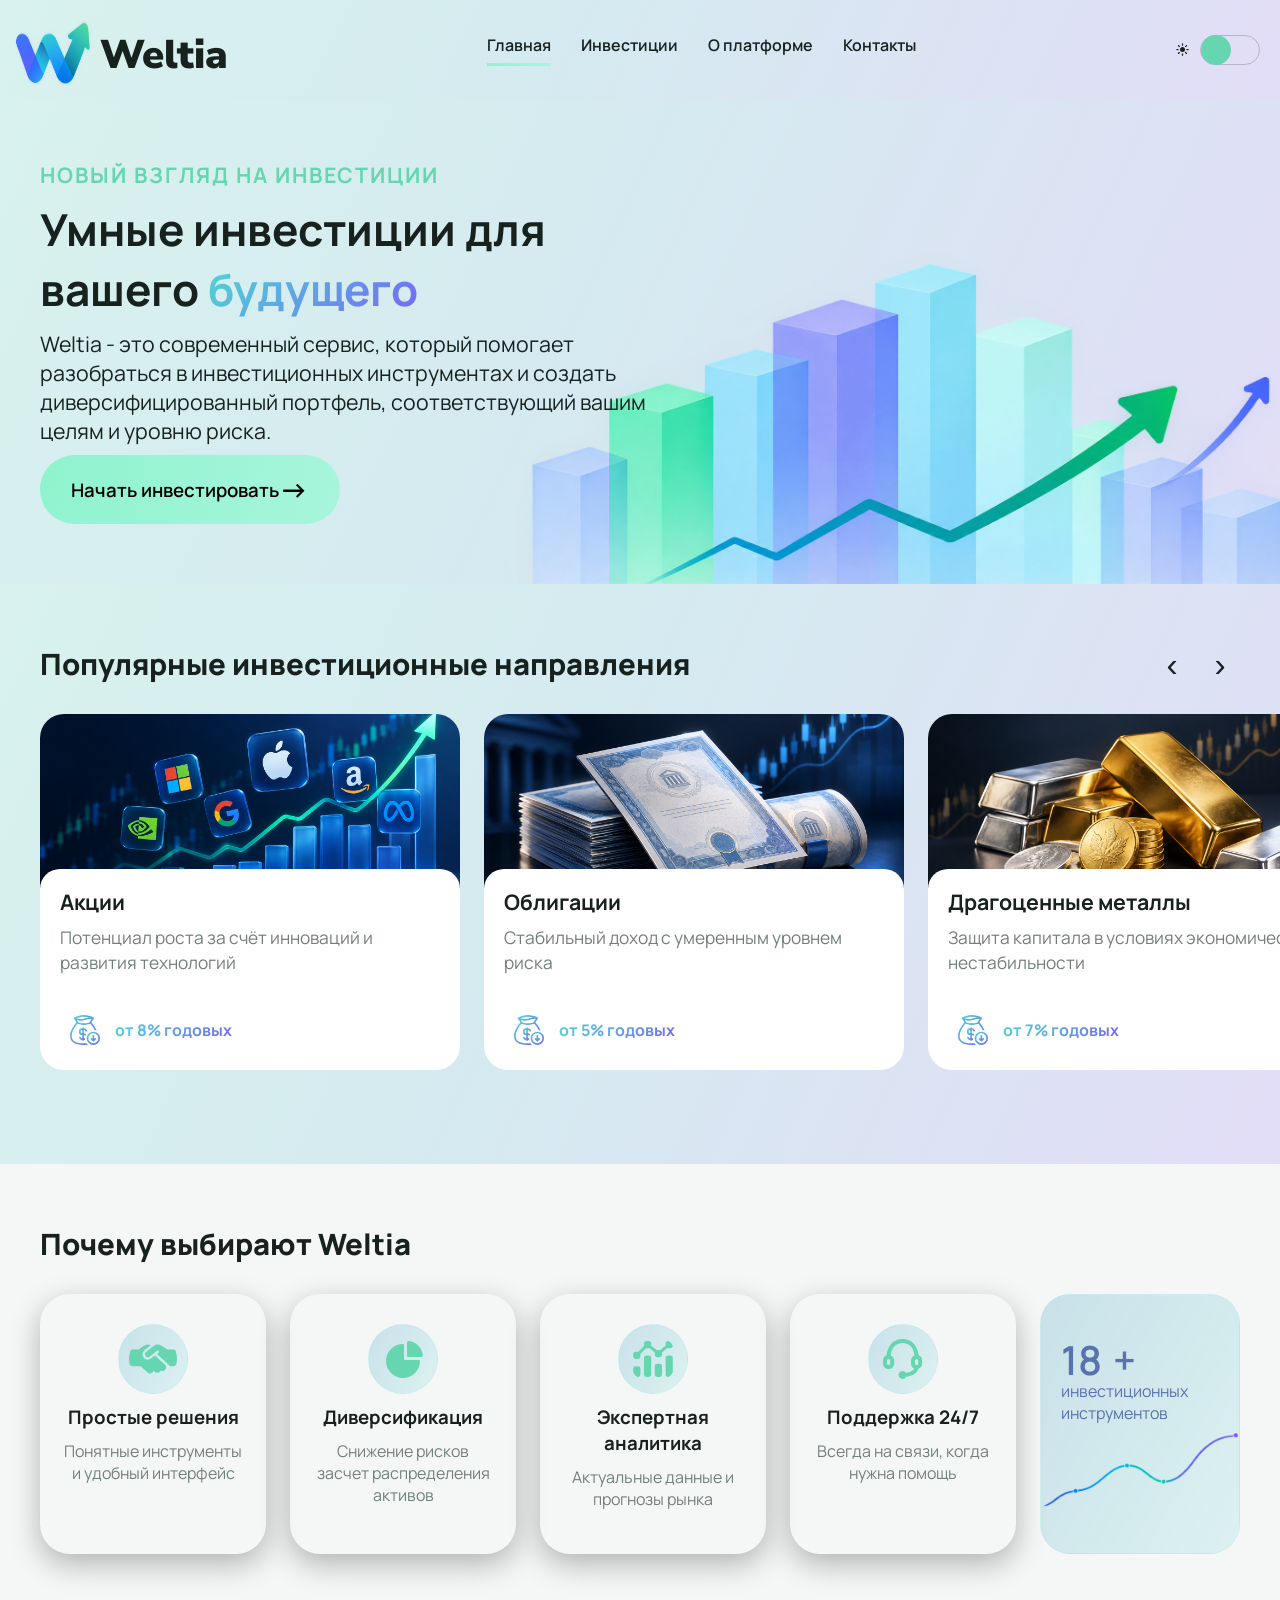
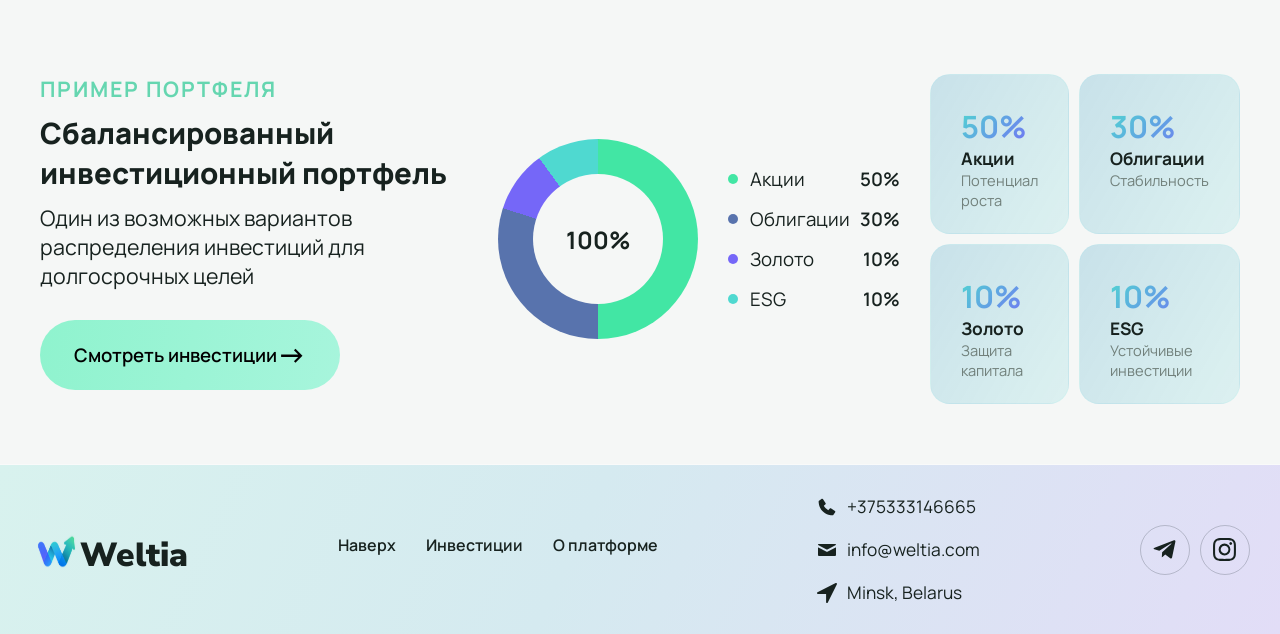
<file: index.html>
<!DOCTYPE html>
<html lang="ru">

<head>
  <meta charset="UTF-8">
  <meta name="viewport" content="width=device-width, initial-scale=1.0">
  <title>Weltia</title>
  <link rel="shortcut icon" href="./assets/logo.png" type="image/x-icon">
  <link rel="stylesheet" href="style.css">
</head>

<body>
  <div class="wrapper">
    <header class="header" id="header">
      <a href="javascript:void(0)" class="header__logo">
        <img src="./assets/logo.png" alt="Weltia">
        <p>Weltia</p>
      </a>

      <nav class="header__nav">
        <a href="javascript:void(0)" class="header__link header__link--active">
          Главная
        </a>
        <a href="./catalog.html" class="header__link">
          Инвестиции
        </a>
        <a href="#about" class="header__link">
          О платформе
        </a>
        <a href="#footer" class="header__link">
          Контакты
        </a>
      </nav>
      <div class="header__settings">
        <button class="header__burger" type="button">
          <span></span>
          <span></span>
          <span></span>
        </button>
        <div class="theme-toggle">
          <span class="theme-toggle__icon theme-toggle__icon--sun">
            <svg xmlns="http://www.w3.org/2000/svg" width="1em" height="1em" viewBox="0 0 24 24">
              <path d="M0 0h24v24H0z" fill="none" />
              <path fill="currentColor"
                d="M12 6a1 1 0 0 0 1-1V3a1 1 0 0 0-2 0v2a1 1 0 0 0 1 1m9 5h-2a1 1 0 0 0 0 2h2a1 1 0 0 0 0-2M6 12a1 1 0 0 0-1-1H3a1 1 0 0 0 0 2h2a1 1 0 0 0 1-1m.22-7a1 1 0 0 0-1.39 1.47l1.44 1.39a1 1 0 0 0 .73.28a1 1 0 0 0 .72-.31a1 1 0 0 0 0-1.41ZM17 8.14a1 1 0 0 0 .69-.28l1.44-1.39A1 1 0 0 0 17.78 5l-1.44 1.42a1 1 0 0 0 0 1.41a1 1 0 0 0 .66.31M12 18a1 1 0 0 0-1 1v2a1 1 0 0 0 2 0v-2a1 1 0 0 0-1-1m5.73-1.86a1 1 0 0 0-1.39 1.44L17.78 19a1 1 0 0 0 .69.28a1 1 0 0 0 .72-.3a1 1 0 0 0 0-1.42Zm-11.46 0l-1.44 1.39a1 1 0 0 0 0 1.42a1 1 0 0 0 .72.3a1 1 0 0 0 .67-.25l1.44-1.39a1 1 0 0 0-1.39-1.44ZM12 8a4 4 0 1 0 4 4a4 4 0 0 0-4-4" />
            </svg>
          </span>
          <span class="theme-toggle__icon theme-toggle__icon--moon">
            <svg xmlns="http://www.w3.org/2000/svg" width="1em" height="1em" viewBox="0 0 16 16">
              <path d="M0 0h16v16H0z" fill="none" />
              <path fill="currentColor" d="M9.571 1.18a7 7 0 1 1-8.39 8.391a6 6 0 1 0 8.39-8.39" />
            </svg>
          </span>
          <button class="theme-toggle__btn" id="themeToggle">
            <span class="theme-toggle__thumb"></span>
          </button>
        </div>
      </div>

    </header>

    <main class="main">
      <section class="hero container">
        <div class="hero__content">
          <p class="hero__caption caption">НОВЫЙ ВЗГЛЯД НА ИНВЕСТИЦИИ
          </p>
          <h1 class="hero__title">Умные инвестиции для вашего <span>будущего</span></h1>
          <p class="hero__text">Weltia - это современный сервис, который помогает разобраться в инвестиционных
            инструментах и создать диверсифицированный портфель, соответствующий вашим целям и уровню риска.</p>
          <a href="./catalog.html" class="hero__button catalog-link">Начать инвестировать <span
              class="hero__button-arrow catalog-link-arrow">→</span></a>
        </div>
        <div class="hero__image">
          <img src="./assets/hero.png" alt="hero-charts">
        </div>
      </section>
      <section class="slider container">
        <div class="slider__title">
          <h2>Популярные инвестиционные направления</h2>
          <div class="slider__controls">
            <button class="slider__button slider__button--prev">‹</button>
            <button class="slider__button slider__button--next">›</button>
          </div>
        </div>
        <div class="slider__track">
          <div class="slider__slide">
            <div class="slider__img" id="stocks">
            </div>
            <div class="slider__content">
              <h3 class="slider__name">Акции</h3>
              <p class="slider__text">Потенциал роста за счёт инноваций и развития технологий</p>
            </div>
            <div class="profit">
              <svg class="profit__icon" xmlns="http://www.w3.org/2000/svg" width="1em" height="1em" viewBox="0 0 48 48">

                <defs>
                  <linearGradient id="profit-gradient" x1="0%" y1="0%" x2="100%" y2="100%">
                    <stop offset="0%" stop-color="#4FD9D0" />
                    <stop offset="100%" stop-color="#7567F8" />
                  </linearGradient>
                </defs>

                <path d="M0 0h48v48H0z" fill="none" />

                <g fill="url(#profit-gradient)">
                  <path fill-rule="evenodd"
                    d="M14.953 16.63c4.816 1.86 10.603 1.86 15.418-.002a29.3 29.3 0 0 1 5.153 7.487c.872.134 1.707.38 2.49.723c-1.427-3.644-3.841-7.186-6.436-9.838l3.694-5.4a16 16 0 0 0-1.886-1.054C30.946 7.361 27.027 6 22.711 6c-4.406 0-8.431 1.42-10.886 2.621q-.366.18-.684.35c-.427.23-.787.444-1.069.629L13.74 15c-8.59 9.038-14.99 26.997 8.971 26.997a37 37 0 0 0 4.906-.3a10 10 0 0 1-1.713-1.826q-1.472.124-3.193.126c-5.785 0-9.413-1.091-11.58-2.591c-2.075-1.437-2.986-3.37-3.115-5.632c-.134-2.35.585-5.093 1.932-7.87c1.285-2.648 3.079-5.197 5.005-7.274m14.251-1.702l2.958-4.323c-2.75.198-6.023.844-9.173 1.756c-2.25.65-4.749.551-7.065.124a25 25 0 0 1-1.737-.386l1.92 2.827c4.116 1.465 8.982 1.465 13.097.002m-15.4-5.012c.8.238 1.635.445 2.483.602c2.15.396 4.307.454 6.146-.079a54 54 0 0 1 6.53-1.471C27.123 8.414 24.972 8 22.71 8c-3.445 0-6.658.961-8.907 1.916"
                    clip-rule="evenodd" />

                  <path fill-rule="evenodd"
                    d="M22.67 28c1.021 0 1.953.383 2.66 1.013a10 10 0 0 0-.892 2.051A2 2 0 0 0 22.67 30v4c.517 0 .988-.196 1.343-.518a10 10 0 0 0 .134 2.236A4 4 0 0 1 22.67 36v1h-2v-1a4 4 0 0 1-3.772-2.667a1 1 0 1 1 1.886-.666A2 2 0 0 0 20.67 34v-4a4 4 0 0 1 0-8v-1h2v1a4 4 0 0 1 3.772 2.667a1 1 0 1 1-1.886.666A2 2 0 0 0 22.67 24zm-2-4a2 2 0 0 0 0 4z"
                    clip-rule="evenodd" />

                  <path d="m35 34.42l1.19-1.067l1.335 1.49L34 38.001l-3.524-3.16l1.335-1.489L33 34.419V30h2z" />

                  <path fill-rule="evenodd" d="M34 42a8 8 0 1 0 0-16a8 8 0 0 0 0 16m0-2a6 6 0 1 0 0-12a6 6 0 0 0 0 12"
                    clip-rule="evenodd" />
                </g>

              </svg>
              <p class="profit__text">от 8% годовых</p>
            </div>
          </div>
          <div class="slider__slide">
            <div class="slider__img" id="bonds">
            </div>
            <div class="slider__content">
              <h3 class="slider__name">Облигации</h3>
              <p class="slider__text">Стабильный доход с умеренным уровнем риска</p>
            </div>
            <div class="profit">

              <svg class="profit__icon" xmlns="http://www.w3.org/2000/svg" width="1em" height="1em" viewBox="0 0 48 48">

                <defs>
                  <linearGradient id="profit-gradient2" x1="0%" y1="0%" x2="100%" y2="100%">
                    <stop offset="0%" stop-color="#4FD9D0" />
                    <stop offset="100%" stop-color="#7567F8" />
                  </linearGradient>
                </defs>

                <path d="M0 0h48v48H0z" fill="none" />

                <g fill="url(#profit-gradient2)">
                  <path fill-rule="evenodd"
                    d="M14.953 16.63c4.816 1.86 10.603 1.86 15.418-.002a29.3 29.3 0 0 1 5.153 7.487c.872.134 1.707.38 2.49.723c-1.427-3.644-3.841-7.186-6.436-9.838l3.694-5.4a16 16 0 0 0-1.886-1.054C30.946 7.361 27.027 6 22.711 6c-4.406 0-8.431 1.42-10.886 2.621q-.366.18-.684.35c-.427.23-.787.444-1.069.629L13.74 15c-8.59 9.038-14.99 26.997 8.971 26.997a37 37 0 0 0 4.906-.3a10 10 0 0 1-1.713-1.826q-1.472.124-3.193.126c-5.785 0-9.413-1.091-11.58-2.591c-2.075-1.437-2.986-3.37-3.115-5.632c-.134-2.35.585-5.093 1.932-7.87c1.285-2.648 3.079-5.197 5.005-7.274m14.251-1.702l2.958-4.323c-2.75.198-6.023.844-9.173 1.756c-2.25.65-4.749.551-7.065.124a25 25 0 0 1-1.737-.386l1.92 2.827c4.116 1.465 8.982 1.465 13.097.002m-15.4-5.012c.8.238 1.635.445 2.483.602c2.15.396 4.307.454 6.146-.079a54 54 0 0 1 6.53-1.471C27.123 8.414 24.972 8 22.71 8c-3.445 0-6.658.961-8.907 1.916"
                    clip-rule="evenodd" />

                  <path fill-rule="evenodd"
                    d="M22.67 28c1.021 0 1.953.383 2.66 1.013a10 10 0 0 0-.892 2.051A2 2 0 0 0 22.67 30v4c.517 0 .988-.196 1.343-.518a10 10 0 0 0 .134 2.236A4 4 0 0 1 22.67 36v1h-2v-1a4 4 0 0 1-3.772-2.667a1 1 0 1 1 1.886-.666A2 2 0 0 0 20.67 34v-4a4 4 0 0 1 0-8v-1h2v1a4 4 0 0 1 3.772 2.667a1 1 0 1 1-1.886.666A2 2 0 0 0 22.67 24zm-2-4a2 2 0 0 0 0 4z"
                    clip-rule="evenodd" />

                  <path d="m35 34.42l1.19-1.067l1.335 1.49L34 38.001l-3.524-3.16l1.335-1.489L33 34.419V30h2z" />

                  <path fill-rule="evenodd" d="M34 42a8 8 0 1 0 0-16a8 8 0 0 0 0 16m0-2a6 6 0 1 0 0-12a6 6 0 0 0 0 12"
                    clip-rule="evenodd" />
                </g>

              </svg>
              <p class="profit__text">от 5% годовых</p>
            </div>
          </div>
          <div class="slider__slide">
            <div class="slider__img" id="metals">
            </div>
            <div class="slider__content">
              <h3 class="slider__name">Драгоценные металлы</h3>
              <p class="slider__text">Защита капитала в условиях экономической нестабильности</p>
            </div>
            <div class="profit">

              <svg class="profit__icon" xmlns="http://www.w3.org/2000/svg" width="1em" height="1em" viewBox="0 0 48 48">

                <defs>
                  <linearGradient id="profit-gradient3" x1="0%" y1="0%" x2="100%" y2="100%">
                    <stop offset="0%" stop-color="#4FD9D0" />
                    <stop offset="100%" stop-color="#7567F8" />
                  </linearGradient>
                </defs>

                <path d="M0 0h48v48H0z" fill="none" />

                <g fill="url(#profit-gradient3)">
                  <path fill-rule="evenodd"
                    d="M14.953 16.63c4.816 1.86 10.603 1.86 15.418-.002a29.3 29.3 0 0 1 5.153 7.487c.872.134 1.707.38 2.49.723c-1.427-3.644-3.841-7.186-6.436-9.838l3.694-5.4a16 16 0 0 0-1.886-1.054C30.946 7.361 27.027 6 22.711 6c-4.406 0-8.431 1.42-10.886 2.621q-.366.18-.684.35c-.427.23-.787.444-1.069.629L13.74 15c-8.59 9.038-14.99 26.997 8.971 26.997a37 37 0 0 0 4.906-.3a10 10 0 0 1-1.713-1.826q-1.472.124-3.193.126c-5.785 0-9.413-1.091-11.58-2.591c-2.075-1.437-2.986-3.37-3.115-5.632c-.134-2.35.585-5.093 1.932-7.87c1.285-2.648 3.079-5.197 5.005-7.274m14.251-1.702l2.958-4.323c-2.75.198-6.023.844-9.173 1.756c-2.25.65-4.749.551-7.065.124a25 25 0 0 1-1.737-.386l1.92 2.827c4.116 1.465 8.982 1.465 13.097.002m-15.4-5.012c.8.238 1.635.445 2.483.602c2.15.396 4.307.454 6.146-.079a54 54 0 0 1 6.53-1.471C27.123 8.414 24.972 8 22.71 8c-3.445 0-6.658.961-8.907 1.916"
                    clip-rule="evenodd" />

                  <path fill-rule="evenodd"
                    d="M22.67 28c1.021 0 1.953.383 2.66 1.013a10 10 0 0 0-.892 2.051A2 2 0 0 0 22.67 30v4c.517 0 .988-.196 1.343-.518a10 10 0 0 0 .134 2.236A4 4 0 0 1 22.67 36v1h-2v-1a4 4 0 0 1-3.772-2.667a1 1 0 1 1 1.886-.666A2 2 0 0 0 20.67 34v-4a4 4 0 0 1 0-8v-1h2v1a4 4 0 0 1 3.772 2.667a1 1 0 1 1-1.886.666A2 2 0 0 0 22.67 24zm-2-4a2 2 0 0 0 0 4z"
                    clip-rule="evenodd" />

                  <path d="m35 34.42l1.19-1.067l1.335 1.49L34 38.001l-3.524-3.16l1.335-1.489L33 34.419V30h2z" />

                  <path fill-rule="evenodd" d="M34 42a8 8 0 1 0 0-16a8 8 0 0 0 0 16m0-2a6 6 0 1 0 0-12a6 6 0 0 0 0 12"
                    clip-rule="evenodd" />
                </g>

              </svg>
              <p class="profit__text">от 7% годовых</p>
            </div>
          </div>
          <div class="slider__slide">
            <div class="slider__img" id="esg">
            </div>
            <div class="slider__content">
              <h3 class="slider__name">ESG-инвестиции</h3>
              <p class="slider__text">Устойчивое развитие и долгосрочный рост</p>
            </div>
            <div class="profit">

              <svg class="profit__icon" xmlns="http://www.w3.org/2000/svg" width="1em" height="1em" viewBox="0 0 48 48">

                <defs>
                  <linearGradient id="profit-gradient4" x1="0%" y1="0%" x2="100%" y2="100%">
                    <stop offset="0%" stop-color="#4FD9D0" />
                    <stop offset="100%" stop-color="#7567F8" />
                  </linearGradient>
                </defs>

                <path d="M0 0h48v48H0z" fill="none" />

                <g fill="url(#profit-gradient4)">
                  <path fill-rule="evenodd"
                    d="M14.953 16.63c4.816 1.86 10.603 1.86 15.418-.002a29.3 29.3 0 0 1 5.153 7.487c.872.134 1.707.38 2.49.723c-1.427-3.644-3.841-7.186-6.436-9.838l3.694-5.4a16 16 0 0 0-1.886-1.054C30.946 7.361 27.027 6 22.711 6c-4.406 0-8.431 1.42-10.886 2.621q-.366.18-.684.35c-.427.23-.787.444-1.069.629L13.74 15c-8.59 9.038-14.99 26.997 8.971 26.997a37 37 0 0 0 4.906-.3a10 10 0 0 1-1.713-1.826q-1.472.124-3.193.126c-5.785 0-9.413-1.091-11.58-2.591c-2.075-1.437-2.986-3.37-3.115-5.632c-.134-2.35.585-5.093 1.932-7.87c1.285-2.648 3.079-5.197 5.005-7.274m14.251-1.702l2.958-4.323c-2.75.198-6.023.844-9.173 1.756c-2.25.65-4.749.551-7.065.124a25 25 0 0 1-1.737-.386l1.92 2.827c4.116 1.465 8.982 1.465 13.097.002m-15.4-5.012c.8.238 1.635.445 2.483.602c2.15.396 4.307.454 6.146-.079a54 54 0 0 1 6.53-1.471C27.123 8.414 24.972 8 22.71 8c-3.445 0-6.658.961-8.907 1.916"
                    clip-rule="evenodd" />

                  <path fill-rule="evenodd"
                    d="M22.67 28c1.021 0 1.953.383 2.66 1.013a10 10 0 0 0-.892 2.051A2 2 0 0 0 22.67 30v4c.517 0 .988-.196 1.343-.518a10 10 0 0 0 .134 2.236A4 4 0 0 1 22.67 36v1h-2v-1a4 4 0 0 1-3.772-2.667a1 1 0 1 1 1.886-.666A2 2 0 0 0 20.67 34v-4a4 4 0 0 1 0-8v-1h2v1a4 4 0 0 1 3.772 2.667a1 1 0 1 1-1.886.666A2 2 0 0 0 22.67 24zm-2-4a2 2 0 0 0 0 4z"
                    clip-rule="evenodd" />

                  <path d="m35 34.42l1.19-1.067l1.335 1.49L34 38.001l-3.524-3.16l1.335-1.489L33 34.419V30h2z" />

                  <path fill-rule="evenodd" d="M34 42a8 8 0 1 0 0-16a8 8 0 0 0 0 16m0-2a6 6 0 1 0 0-12a6 6 0 0 0 0 12"
                    clip-rule="evenodd" />
                </g>

              </svg>
              <p class="profit__text">от 6% годовых</p>
            </div>
          </div>
        </div>
      </section>
      <section class="about container" id="about">
        <h2 class="about__title">Почему выбирают Weltia</h2>
        <div class="about__content">
          <div class="about__card">
            <svg class="about__icon card" xmlns="http://www.w3.org/2000/svg" width="1.25em" height="1em"
              viewBox="0 0 640 512">
              <path d="M0 0h640v512H0z" fill="none" />
              <path fill="currentColor"
                d="m323.4 85.2l-96.8 78.4c-16.1 13-19.2 36.4-7 53.1c12.9 17.8 38 21.3 55.3 7.8l99.3-77.2c7-5.4 17-4.2 22.5 2.8s4.2 17-2.8 22.5L373 188.8L550.2 352H592c26.5 0 48-21.5 48-48V176c0-26.5-21.5-48-48-48h-80.7l-3.9-2.5L434.8 79c-15.3-9.8-33.2-15-51.4-15c-21.8 0-43 7.5-60 21.2m22.8 124.4l-51.7 40.2c-31.5 24.6-77.2 18.2-100.8-14.2c-22.2-30.5-16.6-73.1 12.7-96.8l83.2-67.3c-11.6-4.9-24.1-7.4-36.8-7.4C234 64 215.7 69.6 200 80l-72 48H48c-26.5 0-48 21.5-48 48v128c0 26.5 21.5 48 48 48h108.2l91.4 83.4c19.6 17.9 49.9 16.5 67.8-3.1c5.5-6.1 9.2-13.2 11.1-20.6l17 15.6c19.5 17.9 49.9 16.6 67.8-2.9c4.5-4.9 7.8-10.6 9.9-16.5c19.4 13 45.8 10.3 62.1-7.5c17.9-19.5 16.6-49.9-2.9-67.8z" />
            </svg>
            <h3 class="about__name">Простые решения</h3>
            <p class="about__text">Понятные инструменты и удобный интерфейс</p>
          </div>
          <div class="about__card">
            <svg class="about__icon card" xmlns="http://www.w3.org/2000/svg" width="1em" height="1em"
              viewBox="0 0 24 24">
              <path d="M0 0h24v24H0z" fill="none" />
              <path fill="currentColor"
                d="M21.938 10.002a8.004 8.004 0 0 0-6.94-6.94C14.45 2.993 14 3.448 14 4v6.5a.5.5 0 0 0 .5.5H21c.552 0 1.007-.45.938-.998" />
              <path fill="currentColor"
                d="M12 4.5a8.5 8.5 0 1 0 8.5 8.5a.5.5 0 0 0-.5-.5h-7a.5.5 0 0 1-.5-.5V5a.5.5 0 0 0-.5-.5" />
            </svg>
            <h3 class="about__name">Диверсификация</h3>
            <p class="about__text">Снижение рисков засчет распределения активов</p>
          </div>
          <div class="about__card">
            <svg class="about__icon card" xmlns="http://www.w3.org/2000/svg" width="1em" height="1em"
              viewBox="0 0 80 80">
              <path d="M0 0h80v80H0z" fill="none" />
              <g fill="currentColor">
                <path fill-rule="evenodd"
                  d="M33 68a2 2 0 0 0 2-2V38a2 2 0 0 0-2-2h-4a2 2 0 0 0-2 2v28a2 2 0 0 0 2 2zm-18 0a2 2 0 0 0 2-2V56a2 2 0 0 0-2-2h-4a2 2 0 0 0-2 2v10a2 2 0 0 0 2 2zm36-18a2 2 0 0 1 2 2v14a2 2 0 0 1-2 2h-4a2 2 0 0 1-2-2V52a2 2 0 0 1 2-2zm18 18a2 2 0 0 0 2-2V38a2 2 0 0 0-2-2h-4a2 2 0 0 0-2 2v28a2 2 0 0 0 2 2z"
                  clip-rule="evenodd" />
                <path
                  d="M17 66h-2zm16-28v28h4V38zm-4 0h4v-4h-4zm0 28V38h-4v28zm4 0h-4v4h4zM15 56v10h4V56zm-4 0h4v-4h-4zm0 10V56H7v10zm4 0h-4v4h4zm40 0V52h-4v14zm-8 4h4v-4h-4zm-4-18v14h4V52zm8-4h-4v4h4zm18-10v28h4V38zm-4 0h4v-4h-4zm0 28V38h-4v28zm4 0h-4v4h4zm-8 0a4 4 0 0 0 4 4v-4zm4-32a4 4 0 0 0-4 4h4zm4 32v4a4 4 0 0 0 4-4zm4-28a4 4 0 0 0-4-4v4zM47 52v-4a4 4 0 0 0-4 4zm0 14h-4a4 4 0 0 0 4 4zm8-14a4 4 0 0 0-4-4v4zm-4 14v4a4 4 0 0 0 4-4zM7 66a4 4 0 0 0 4 4v-4zm4-14a4 4 0 0 0-4 4h4zm4 14v4a4 4 0 0 0 4-4zm4-10a4 4 0 0 0-4-4v4zm6 10a4 4 0 0 0 4 4v-4zm4-32a4 4 0 0 0-4 4h4zm4 32v4a4 4 0 0 0 4-4zm4-28a4 4 0 0 0-4-4v4zm-22.353-9.182a2.5 2.5 0 0 0 3.535 3.535zm14.707-7.636a2.5 2.5 0 0 0-3.536-3.536zm6.934-4.03a2.5 2.5 0 1 0-3.2 3.842zm7.424 12.695a2.5 2.5 0 0 0 3.2-3.841zm7.376-3.84a2.5 2.5 0 1 0 3.2 3.84zm13.825-5.013a2.5 2.5 0 1 0-3.201-3.841zm-46.73 11.36l11.17-11.172l-3.535-3.536l-11.171 11.172zm14.904-11.36l10.625 8.853l3.2-3.841l-10.624-8.854zm21.202 8.853l10.624-8.853l-3.201-3.841l-10.624 8.853z" />
                <path fill-rule="evenodd"
                  d="M35 14a2 2 0 0 0-2-2h-4a2 2 0 0 0-2 2v4a2 2 0 0 0 2 2h4a2 2 0 0 0 2-2zM17 32a2 2 0 0 0-2-2h-4a2 2 0 0 0-2 2v4a2 2 0 0 0 2 2h4a2 2 0 0 0 2-2zm28-3a2 2 0 0 1 2-2h4a2 2 0 0 1 2 2v4a2 2 0 0 1-2 2h-4a2 2 0 0 1-2-2zm26-15a2 2 0 0 0-2-2h-4a2 2 0 0 0-2 2v4a2 2 0 0 0 2 2h4a2 2 0 0 0 2-2z"
                  clip-rule="evenodd" />
                <path
                  d="M29 14h4v-4h-4zm0 4v-4h-4v4zm4 0h-4v4h4zm0-4v4h4v-4zM11 32h4v-4h-4zm0 4v-4H7v4zm4 0h-4v4h4zm0-4v4h4v-4zm36-7h-4v4h4zm4 8v-4h-4v4zm-8 4h4v-4h-4zm-4-8v4h4v-4zm22-15h4v-4h-4zm0 4v-4h-4v4zm4 0h-4v4h4zm0-4v4h4v-4zm0 8a4 4 0 0 0 4-4h-4zm-8-4a4 4 0 0 0 4 4v-4zm8-4h4a4 4 0 0 0-4-4zm-4-4a4 4 0 0 0-4 4h4zM47 33h-4a4 4 0 0 0 4 4zm4 0v4a4 4 0 0 0 4-4zm-4-8a4 4 0 0 0-4 4h4zm4 4h4a4 4 0 0 0-4-4zM15 40a4 4 0 0 0 4-4h-4zm-8-4a4 4 0 0 0 4 4v-4zm8-4h4a4 4 0 0 0-4-4zm-4-4a4 4 0 0 0-4 4h4zm22-6a4 4 0 0 0 4-4h-4zm-8-4a4 4 0 0 0 4 4v-4zm8-4h4a4 4 0 0 0-4-4zm-4-4a4 4 0 0 0-4 4h4z" />
              </g>
            </svg>

            <h3 class="about__name">Экспертная аналитика</h3>
            <p class="about__text">Актуальные данные и прогнозы рынка</p>
          </div>
          <div class="about__card">
            <svg class="about__icon card" xmlns="http://www.w3.org/2000/svg" width="1em" height="1em"
              viewBox="0 0 512 512">
              <path d="M0 0h512v512H0z" fill="none" />
              <path fill="currentColor" fill-rule="evenodd"
                d="M422.401 217.174c-6.613-67.84-46.72-174.507-170.666-174.507c-123.947 0-164.054 106.667-170.667 174.507c-23.2 8.805-38.503 31.079-38.4 55.893v29.867c0 32.99 26.744 59.733 59.733 59.733c32.99 0 59.734-26.744 59.734-59.733v-29.867c-.108-24.279-14.848-46.095-37.334-55.253c4.267-39.254 25.174-132.48 126.934-132.48s122.453 93.226 126.72 132.48c-22.44 9.178-37.106 31.009-37.12 55.253v29.867a59.95 59.95 0 0 0 33.92 53.76c-8.96 16.853-31.787 39.68-87.894 46.506c-11.215-17.03-32.914-23.744-51.788-16.023c-18.873 7.72-29.646 27.717-25.71 47.725s21.48 34.432 41.872 34.432a42.67 42.67 0 0 0 37.973-23.68c91.52-10.454 120.747-57.6 129.92-85.334c24.817-8.039 41.508-31.301 41.173-57.386v-29.867c.103-24.814-15.2-47.088-38.4-55.893m-302.933 85.76c0 9.425-7.641 17.066-17.067 17.066s-17.066-7.64-17.066-17.066v-29.867a17.067 17.067 0 1 1 34.133 0zm264.533-29.867c0-9.426 7.641-17.067 17.067-17.067s17.067 7.641 17.067 17.067v29.867c0 9.425-7.641 17.066-17.067 17.066s-17.067-7.64-17.067-17.066z" />
            </svg>

            <h3 class="about__name">Поддержка 24/7</h3>
            <p class="about__text">Всегда на связи, когда нужна помощь</p>
          </div>
          <div class="about__advantage card">
            <p class="about__counter">
              <span id="counter">0</span>+
            </p>
            <p class="about__text">инвестиционных инструментов</p>
            <img src="./assets/chart.png" alt="Chart">
          </div>
        </div>

      </section>
      <section class="portfolio container">
        <div class="portfolio__content">
          <p class="portfolio__caption caption">ПРИМЕР ПОРТФЕЛЯ</p>
          <h2 class="portfolio__title">Сбалансированный инвестиционный портфель</h2>
          <p class="portfolio__text">Один из возможных вариантов распределения инвестиций для долгосрочных целей</p>
          <a href="./catalog.html" class="portfolio__button catalog-link">Смотреть инвестиции <span
              class="portfolio__button-arrow catalog-link-arrow">→</span></a>
        </div>
        <div class="portfolio__chart">
          <div class="chart">
            <div class="chart__donut">
              <div class="chart__center">100%</div>
            </div>
            <div class="chart__legend">
              <div class="chart__item">
                <span class="chart__dot chart__dot--stocks"></span>
                <span>Акции</span>
                <strong>50%</strong>
              </div>
              <div class="chart__item">
                <span class="chart__dot chart__dot--bonds"></span>
                <span>Облигации</span>
                <strong>30%</strong>
              </div>
              <div class="chart__item">
                <span class="chart__dot chart__dot--gold"></span>
                <span>Золото</span>
                <strong>10%</strong>
              </div>
              <div class="chart__item">
                <span class="chart__dot chart__dot--esg"></span>
                <span>ESG</span>
                <strong>10%</strong>
              </div>
            </div>
          </div>
          <div class="portfolio__components">
            <div class="component card">
              <h3 class="component__title">50%</h3>
              <p class="component__text">Акции</p>
              <p class="component__caption">Потенциал роста</p>
            </div>
            <div class="component card">
              <h3 class="component__title">30%</h3>
              <p class="component__text">Облигации</p>
              <p class="component__caption">Стабильность</p>
            </div>
            <div class="component card">
              <h3 class="component__title">10%</h3>
              <p class="component__text">Золото</p>
              <p class="component__caption">Защита капитала</p>
            </div>
            <div class="component card">
              <h3 class="component__title">10%</h3>
              <p class="component__text">ESG</p>
              <p class="component__caption">Устойчивые инвестиции</p>
            </div>
          </div>
        </div>
      </section>
    </main>

    <footer class="footer" id="footer">

      <a href="./index.html" class="footer__logo">
        <img src="./assets/logo.png" alt="Weltia">
        <p>Weltia</p>
      </a>

      <nav class="footer__nav">
        <a href="#header" class="footer__link">
          Наверх
        </a>
        <a href="catalog.html" class="footer__link">
          Инвестиции
        </a>
        <a href="#about" class="footer__link">
          О платформе
        </a>
      </nav>

      <ul class="contacts">
        <li class="contacts__item">
          <a href="tel:+375333146665" class="contacts__link">
            <svg class="contacts__icon" xmlns="http://www.w3.org/2000/svg" width="1em" height="1em" viewBox="0 0 24 24">
              <path d="M0 0h24v24H0z" fill="none" />
              <path fill="currentColor"
                d="M18.41 22h.37c.31-.01.6-.17.78-.43l2.27-3.27c.15-.22.21-.49.16-.76a1 1 0 0 0-.43-.65l-4.91-3.27c-.41-.27-.96-.21-1.29.15l-1.88 2.03c-.76-.45-2.03-1.26-3.03-2.26s-1.81-2.27-2.26-3.02l2.03-1.88c.36-.33.43-.88.15-1.29L7.1 2.44c-.15-.22-.38-.38-.64-.43c-.27-.05-.54 0-.76.16L2.43 4.43c-.26.18-.42.47-.43.78c-.03.71-.16 7.04 4.79 11.98c4.46 4.46 10.04 4.8 11.62 4.8Z" />
            </svg>
            <p class="contacts__text">+375333146665</p>
          </a>
        </li>
        <li class="contacts__item">
          <a href="mailto:info@weltia.com" class="contacts__link">
            <svg class="contacts__icon" xmlns="http://www.w3.org/2000/svg" width="1em" height="1em" viewBox="0 0 20 20">
              <path d="M0 0h20v20H0z" fill="none" />
              <path fill="currentColor"
                d="m1.574 5.286l7.5 4.029c.252.135.578.199.906.199s.654-.064.906-.199l7.5-4.029c.489-.263.951-1.286.054-1.286H1.521c-.897 0-.435 1.023.053 1.286m17.039 2.203l-7.727 4.027c-.34.178-.578.199-.906.199s-.566-.021-.906-.199s-7.133-3.739-7.688-4.028C.996 7.284 1 7.523 1 7.707V15c0 .42.566 1 1 1h16c.434 0 1-.58 1-1V7.708c0-.184.004-.423-.387-.219" />
            </svg>
            <p class="contacts__text">info@weltia.com</p>
          </a>
        </li>
        <li class="contacts__item">
          <a href="https://www.google.com/maps/search/?api=1&query=Minsk%2C%20Belarus" target="_blank"
            rel="noopener noreferrer" class="contacts__link">
            <svg class="contacts__icon" xmlns="http://www.w3.org/2000/svg" width="1em" height="1em"
              viewBox="0 0 1408 1408">
              <path d="M0 0h1408v1408H0z" fill="none" />
              <path fill="currentColor"
                d="M1401 93L761 1373q-17 35-57 35q-5 0-15-2q-22-5-35.5-22.5T640 1344V768H64q-22 0-39.5-13.5T2 719t4-42t29-30L1315 7q13-7 29-7q27 0 45 19q15 14 18.5 34.5T1401 93" />
            </svg>
            <p class="contacts__text">Minsk, Belarus</p>
          </a>
        </li>
      </ul>

      <div class="socials">
        <a href="https://t.me/anagronn" target="_blank" rel="noopener noreferrer" class="socials__item">
          <svg class="socials__icon" xmlns="http://www.w3.org/2000/svg" width="0.88em" height="1em"
            viewBox="0 0 448 512">
            <path d="M0 0h448v512H0z" fill="none" />
            <path fill="currentColor"
              d="m446.7 98.6l-67.6 318.8c-5.1 22.5-18.4 28.1-37.3 17.5l-103-75.9l-49.7 47.8c-5.5 5.5-10.1 10.1-20.7 10.1l7.4-104.9l190.9-172.5c8.3-7.4-1.8-11.5-12.9-4.1L117.8 284L16.2 252.2c-22.1-6.9-22.5-22.1 4.6-32.7L418.2 66.4c18.4-6.9 34.5 4.1 28.5 32.2" />
          </svg>
        </a>
        <a href="https://www.instagram.com/anagronn" target="_blank" rel="noopener noreferrer" class="socials__item">
          <svg class="socials__icon" xmlns="http://www.w3.org/2000/svg" width="1em" height="1em" viewBox="0 0 24 24">
            <path d="M0 0h24v24H0z" fill="none" />
            <path fill="currentColor" fill-rule="evenodd"
              d="M7.465 1.066C8.638 1.012 9.012 1 12 1s3.362.013 4.534.066s1.972.24 2.672.511c.733.277 1.398.71 1.948 1.27c.56.549.992 1.213 1.268 1.947c.272.7.458 1.5.512 2.67C22.988 8.639 23 9.013 23 12s-.013 3.362-.066 4.535c-.053 1.17-.24 1.97-.512 2.67a5.4 5.4 0 0 1-1.268 1.949c-.55.56-1.215.992-1.948 1.268c-.7.272-1.5.458-2.67.512c-1.174.054-1.548.066-4.536.066s-3.362-.013-4.535-.066c-1.17-.053-1.97-.24-2.67-.512a5.4 5.4 0 0 1-1.949-1.268a5.4 5.4 0 0 1-1.269-1.948c-.271-.7-.457-1.5-.511-2.67C1.012 15.361 1 14.987 1 12s.013-3.362.066-4.534s.24-1.972.511-2.672a5.4 5.4 0 0 1 1.27-1.948a5.4 5.4 0 0 1 1.947-1.269c.7-.271 1.5-.457 2.67-.511m8.98 1.98c-1.16-.053-1.508-.064-4.445-.064s-3.285.011-4.445.064c-1.073.049-1.655.228-2.043.379c-.513.2-.88.437-1.265.822a3.4 3.4 0 0 0-.822 1.265c-.151.388-.33.97-.379 2.043c-.053 1.16-.064 1.508-.064 4.445s.011 3.285.064 4.445c.049 1.073.228 1.655.379 2.043c.176.477.457.91.822 1.265c.355.365.788.646 1.265.822c.388.151.97.33 2.043.379c1.16.053 1.507.064 4.445.064s3.285-.011 4.445-.064c1.073-.049 1.655-.228 2.043-.379c.513-.2.88-.437 1.265-.822c.365-.355.646-.788.822-1.265c.151-.388.33-.97.379-2.043c.053-1.16.064-1.508.064-4.445s-.011-3.285-.064-4.445c-.049-1.073-.228-1.655-.379-2.043c-.2-.513-.437-.88-.822-1.265a3.4 3.4 0 0 0-1.265-.822c-.388-.151-.97-.33-2.043-.379m-5.85 12.345a3.669 3.669 0 0 0 4-5.986a3.67 3.67 0 1 0-4 5.986M8.002 8.002a5.654 5.654 0 1 1 7.996 7.996a5.654 5.654 0 0 1-7.996-7.996m10.906-.814a1.337 1.337 0 1 0-1.89-1.89a1.337 1.337 0 0 0 1.89 1.89"
              clip-rule="evenodd" />
          </svg>
        </a>
      </div>
    </footer>
  </div>

  <script src="script.js"></script>
  <script src="main.js"></script>
</body>

</html>
</file>
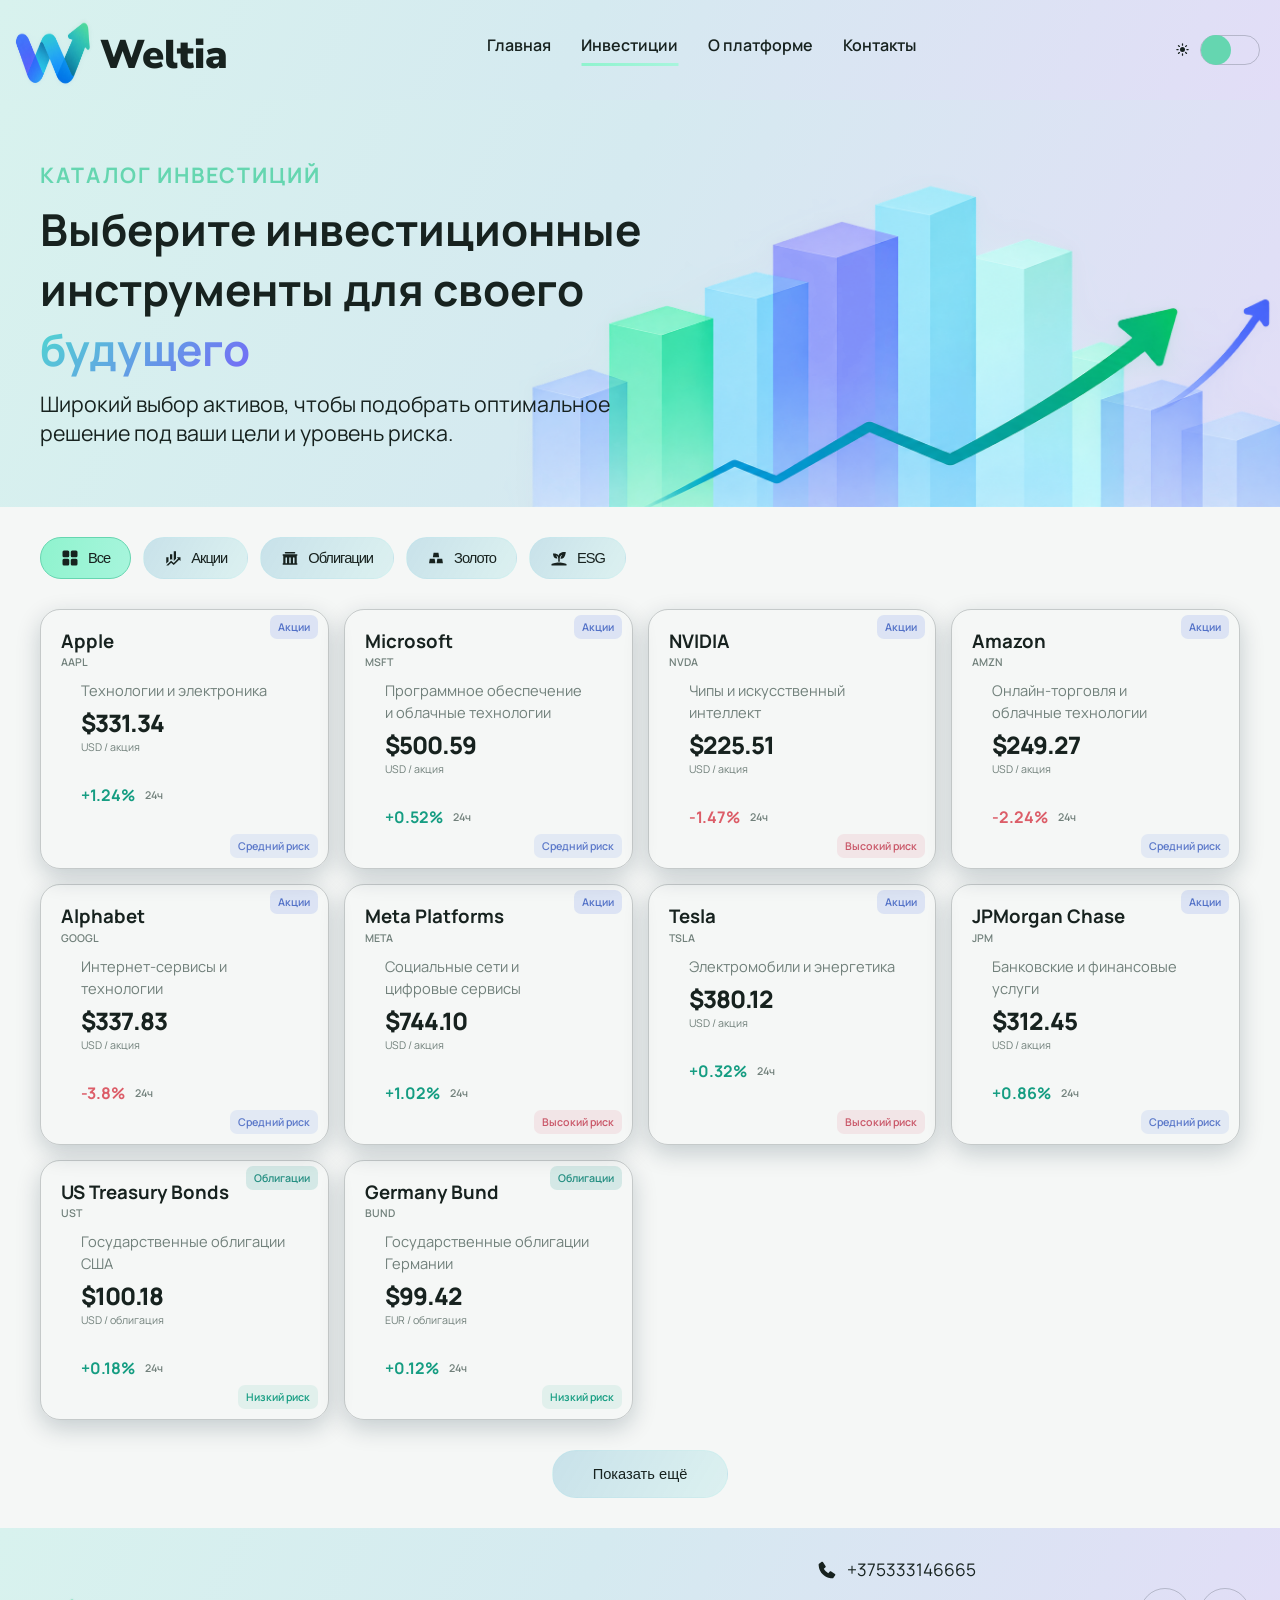
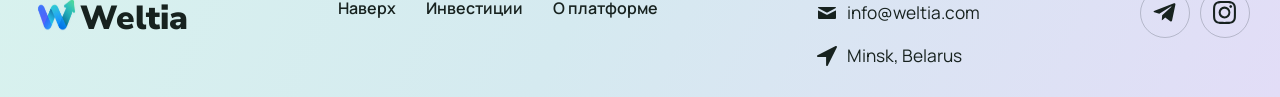
<file: catalog.html>
<!DOCTYPE html>
<html lang="ru">

<head>
  <meta charset="UTF-8">
  <meta name="viewport" content="width=device-width, initial-scale=1.0">
  <title>Weltia</title>
  <link rel="shortcut icon" href="./assets/logo.png" type="image/x-icon">
  <link rel="stylesheet" href="style.css">
</head>

<body>
  <div class="wrapper">
    <header class="header" id="header">
      <a href="./index.html" class="header__logo">
        <img src="./assets/logo.png" alt="Weltia">
        <p>Weltia</p>
      </a>

      <nav class="header__nav">
        <a href="./index.html" class="header__link">
          Главная
        </a>
        <a href="javascript:void(0)" class="header__link header__link--active">
          Инвестиции
        </a>
        <a href="./index.html#about" class="header__link">
          О платформе
        </a>
        <a href="#footer" class="header__link">
          Контакты
        </a>
      </nav>

      <div class="header__settings">
        <button class="header__burger" type="button">
          <span></span>
          <span></span>
          <span></span>
        </button>
        <div class="theme-toggle">
          <span class="theme-toggle__icon theme-toggle__icon--sun">
            <svg xmlns="http://www.w3.org/2000/svg" width="1em" height="1em" viewBox="0 0 24 24">
              <path d="M0 0h24v24H0z" fill="none" />
              <path fill="currentColor"
                d="M12 6a1 1 0 0 0 1-1V3a1 1 0 0 0-2 0v2a1 1 0 0 0 1 1m9 5h-2a1 1 0 0 0 0 2h2a1 1 0 0 0 0-2M6 12a1 1 0 0 0-1-1H3a1 1 0 0 0 0 2h2a1 1 0 0 0 1-1m.22-7a1 1 0 0 0-1.39 1.47l1.44 1.39a1 1 0 0 0 .73.28a1 1 0 0 0 .72-.31a1 1 0 0 0 0-1.41ZM17 8.14a1 1 0 0 0 .69-.28l1.44-1.39A1 1 0 0 0 17.78 5l-1.44 1.42a1 1 0 0 0 0 1.41a1 1 0 0 0 .66.31M12 18a1 1 0 0 0-1 1v2a1 1 0 0 0 2 0v-2a1 1 0 0 0-1-1m5.73-1.86a1 1 0 0 0-1.39 1.44L17.78 19a1 1 0 0 0 .69.28a1 1 0 0 0 .72-.3a1 1 0 0 0 0-1.42Zm-11.46 0l-1.44 1.39a1 1 0 0 0 0 1.42a1 1 0 0 0 .72.3a1 1 0 0 0 .67-.25l1.44-1.39a1 1 0 0 0-1.39-1.44ZM12 8a4 4 0 1 0 4 4a4 4 0 0 0-4-4" />
            </svg>
          </span>
          <span class="theme-toggle__icon theme-toggle__icon--moon">
            <svg xmlns="http://www.w3.org/2000/svg" width="1em" height="1em" viewBox="0 0 16 16">
              <path d="M0 0h16v16H0z" fill="none" />
              <path fill="currentColor" d="M9.571 1.18a7 7 0 1 1-8.39 8.391a6 6 0 1 0 8.39-8.39" />
            </svg>
          </span>
          <button class="theme-toggle__btn" id="themeToggle">
            <span class="theme-toggle__thumb"></span>
          </button>
        </div>
      </div>
    </header>

    <main class="main">
      <section class="hero container">
        <div class="hero__content">
          <p class="hero__caption caption">КАТАЛОГ ИНВЕСТИЦИЙ
          </p>
          <h1 class="hero__title">Выберите инвестиционные инструменты для своего <span>будущего</span></h1>
          <p class="hero__text">Широкий выбор активов, чтобы подобрать оптимальное решение под ваши цели и уровень
            риска.</p>
        </div>
        <div class="hero__image">
          <img src="./assets/hero.png" alt="hero-charts">
        </div>
      </section>
      <section class="catalog" id="catalog">
        <div class="catalog__categories">
          <button class="catalog__category card catalog__category--active" type="button" data-category="all">
            <svg class="catalog__icon" xmlns="http://www.w3.org/2000/svg" width="1em" height="1em" viewBox="0 0 48 48">
              <path d="M0 0h48v48H0z" fill="none" />
              <path fill="currentColor" stroke="currentColor" stroke-linejoin="round" stroke-width="4"
                d="M18 6H8a2 2 0 0 0-2 2v10a2 2 0 0 0 2 2h10a2 2 0 0 0 2-2V8a2 2 0 0 0-2-2Zm0 22H8a2 2 0 0 0-2 2v10a2 2 0 0 0 2 2h10a2 2 0 0 0 2-2V30a2 2 0 0 0-2-2ZM40 6H30a2 2 0 0 0-2 2v10a2 2 0 0 0 2 2h10a2 2 0 0 0 2-2V8a2 2 0 0 0-2-2Zm0 22H30a2 2 0 0 0-2 2v10a2 2 0 0 0 2 2h10a2 2 0 0 0 2-2V30a2 2 0 0 0-2-2Z" />
            </svg>
            Все
          </button>
          <button class="catalog__category card" type="button" data-category="stocks">
            <svg class="catalog__icon" xmlns="http://www.w3.org/2000/svg" width="1em" height="1em" viewBox="0 0 24 24">
              <path d="M0 0h24v24H0z" fill="none" />
              <path fill="currentColor"
                d="m6 16.5l-3 2.94V11h3m5 3.66l-1.57-1.34L8 14.64V7h3m5 6l-3 3V3h3m2.81 9.81L17 11h5v5l-1.79-1.79L13 21.36l-3.47-3.02L5.75 22H3l6.47-6.34L13 18.64" />
            </svg>
            Акции
          </button>
          <button class="catalog__category card" type="button" data-category="bonds">
            <svg class="catalog__icon" xmlns="http://www.w3.org/2000/svg" width="1em" height="1em" viewBox="0 0 24 24">
              <path d="M0 0h24v24H0z" fill="none" />
              <path fill="currentColor" d="M5 5a1 1 0 0 1 1-1h12a1 1 0 1 1 0 2H6a1 1 0 0 1-1-1" />
              <path fill="currentColor" fill-rule="evenodd"
                d="M21 19a1 1 0 1 1 0 2H3a1 1 0 1 1 0-2V9a1 1 0 0 1 0-2h18a1 1 0 1 1 0 2zM6 19h2v-7a1 1 0 1 0-2 0zm5 0h2v-7a1 1 0 1 0-2 0zm5 0h2v-7a1 1 0 1 0-2 0z"
                clip-rule="evenodd" />
            </svg>
            Облигации
          </button>
          <button class="catalog__category card" type="button" data-category="gold">
            <svg class="catalog__icon" xmlns="http://www.w3.org/2000/svg" width="1em" height="1em"
              viewBox="0 0 1024 1024">
              <path d="M0 0h1024v1024H0z" fill="none" />
              <path fill="currentColor"
                d="m905.9 806.7l-40.2-248c-.6-3.9-4-6.7-7.9-6.7H596.2c-3.9 0-7.3 2.8-7.9 6.7l-40.2 248c-.1.4-.1.9-.1 1.3c0 4.4 3.6 8 8 8h342c.4 0 .9 0 1.3-.1c4.3-.7 7.3-4.8 6.6-9.2m-470.2-248c-.6-3.9-4-6.7-7.9-6.7H166.2c-3.9 0-7.3 2.8-7.9 6.7l-40.2 248c-.1.4-.1.9-.1 1.3c0 4.4 3.6 8 8 8h342c.4 0 .9 0 1.3-.1c4.4-.7 7.3-4.8 6.6-9.2zM342 472h342c.4 0 .9 0 1.3-.1c4.4-.7 7.3-4.8 6.6-9.2l-40.2-248c-.6-3.9-4-6.7-7.9-6.7H382.2c-3.9 0-7.3 2.8-7.9 6.7l-40.2 248c-.1.4-.1.9-.1 1.3c0 4.4 3.6 8 8 8" />
            </svg>
            Золото
          </button>
          <button class="catalog__category card" type="button" data-category="esg">
            <svg class="catalog__icon" xmlns="http://www.w3.org/2000/svg" width="1em" height="1em" viewBox="0 0 24 24">
              <path d="M0 0h24v24H0z" fill="none" />
              <path fill="currentColor"
                d="M2 22v-2s5-2 10-2s10 2 10 2v2zm9.3-12.9c-1.2-3.9-7.3-3-7.3-3s.2 7.8 5.9 6.6C9.5 9.8 8 9 8 9c2.8 0 3 3.4 3 3.4V17h2v-4.2s0-3.9 3-4.9c0 0-2 3-2 5c7 .7 7-8.9 7-8.9s-8.9-1-9.7 5.1" />
            </svg>
            ESG
          </button>
        </div>
        <div class="catalog__catalog-grid">

        </div>
        <div class="catalog__more">
          <button class="catalog__more-button card" type="button">
            Показать ещё
            <svg xmlns="http://www.w3.org/2000/svg" width="1em" height="1em" viewBox="0 0 1024 1024">
              <path d="M0 0h1024v1024H0z" fill="none" />
              <path fill="currentColor"
                d="m909.1 209.3l-56.4 44.1C775.8 155.1 656.2 92 521.9 92C290 92 102.3 279.5 102 511.5C101.7 743.7 289.8 932 521.9 932c181.3 0 335.8-115 394.6-276.1c1.5-4.2-.7-8.9-4.9-10.3l-56.7-19.5a8 8 0 0 0-10.1 4.8c-1.8 5-3.8 10-5.9 14.9c-17.3 41-42.1 77.8-73.7 109.4A344.8 344.8 0 0 1 655.9 829c-42.3 17.9-87.4 27-133.8 27c-46.5 0-91.5-9.1-133.8-27A341.5 341.5 0 0 1 279 755.2a342.2 342.2 0 0 1-73.7-109.4c-17.9-42.4-27-87.4-27-133.9s9.1-91.5 27-133.9c17.3-41 42.1-77.8 73.7-109.4s68.4-56.4 109.3-73.8c42.3-17.9 87.4-27 133.8-27c46.5 0 91.5 9.1 133.8 27a341.5 341.5 0 0 1 109.3 73.8c9.9 9.9 19.2 20.4 27.8 31.4l-60.2 47a8 8 0 0 0 3 14.1l175.6 43c5 1.2 9.9-2.6 9.9-7.7l.8-180.9c-.1-6.6-7.8-10.3-13-6.2" />
            </svg>
          </button>
        </div>
      </section>
      <div class="modal" id="investmentModal" aria-hidden="true">
        <div class="modal__overlay"></div>

        <div class="modal__content" role="dialog" aria-modal="true" aria-labelledby="modalName">
          <button class="modal__close" type="button" aria-label="Закрыть">
            <span></span>
            <span></span>
          </button>

          <div class="modal__header">

            <div class="modal__heading">
              <span class="modal__category" id="modalCategory"></span>

              <h2 class="modal__name" id="modalName"></h2>

              <span class="modal__ticker" id="modalTicker"></span>
            </div>
          </div>

          <p class="modal__description" id="modalDescription"></p>

          <div class="modal__info">
            <div class="modal__info-item">
              <span class="modal__info-label">Цена</span>
              <strong id="modalPrice"></strong>
            </div>

            <div class="modal__info-item">
              <span class="modal__info-label">Изменение за 24ч</span>
              <strong id="modalChange"></strong>
            </div>

            <div class="modal__info-item">
              <span class="modal__info-label">Риск</span>
              <strong id="modalRisk"></strong>
            </div>

            <div class="modal__info-item">
              <span class="modal__info-label">Сектор</span>
              <strong id="modalSector"></strong>
            </div>
          </div>

          <div class="modal__parameters">
            <div class="modal__parameter">
              <h3 class="modal__parameter-title">
                Сумма инвестиций
              </h3>

              <div class="modal__options" id="modalAmountOptions"></div>
            </div>

            <div class="modal__parameter">
              <h3 class="modal__parameter-title">
                Срок инвестирования
              </h3>

              <div class="modal__options" id="modalTermOptions"></div>
            </div>
          </div>

          <div class="modal__result">
            <div class="modal__result-item">
              <span>Сумма инвестиций</span>
              <strong id="modalInvestmentAmount"></strong>
            </div>

            <div class="modal__result-item">
              <span>Потенциальный доход</span>
              <strong id="modalPotentialResult"></strong>
            </div>
          </div>
        </div>
      </div>
    </main>
    <footer class="footer" id="footer">

      <a href="./index.html" class="footer__logo">
        <img src="./assets/logo.png" alt="Weltia">
        <p>Weltia</p>
      </a>

      <nav class="footer__nav">
        <a href="#header" class="footer__link">
          Наверх
        </a>
        <a href="#catalog" class="footer__link">
          Инвестиции
        </a>
        <a href="./index.html#about" class="footer__link">
          О платформе
        </a>
      </nav>

      <ul class="contacts">
        <li class="contacts__item">
          <a href="tel:+375333146665" class="contacts__link">
            <svg class="contacts__icon" xmlns="http://www.w3.org/2000/svg" width="1em" height="1em" viewBox="0 0 24 24">
              <path d="M0 0h24v24H0z" fill="none" />
              <path fill="currentColor"
                d="M18.41 22h.37c.31-.01.6-.17.78-.43l2.27-3.27c.15-.22.21-.49.16-.76a1 1 0 0 0-.43-.65l-4.91-3.27c-.41-.27-.96-.21-1.29.15l-1.88 2.03c-.76-.45-2.03-1.26-3.03-2.26s-1.81-2.27-2.26-3.02l2.03-1.88c.36-.33.43-.88.15-1.29L7.1 2.44c-.15-.22-.38-.38-.64-.43c-.27-.05-.54 0-.76.16L2.43 4.43c-.26.18-.42.47-.43.78c-.03.71-.16 7.04 4.79 11.98c4.46 4.46 10.04 4.8 11.62 4.8Z" />
            </svg>
            <p class="contacts__text">+375333146665</p>
          </a>
        </li>
        <li class="contacts__item">
          <a href="mailto:info@weltia.com" class="contacts__link">
            <svg class="contacts__icon" xmlns="http://www.w3.org/2000/svg" width="1em" height="1em" viewBox="0 0 20 20">
              <path d="M0 0h20v20H0z" fill="none" />
              <path fill="currentColor"
                d="m1.574 5.286l7.5 4.029c.252.135.578.199.906.199s.654-.064.906-.199l7.5-4.029c.489-.263.951-1.286.054-1.286H1.521c-.897 0-.435 1.023.053 1.286m17.039 2.203l-7.727 4.027c-.34.178-.578.199-.906.199s-.566-.021-.906-.199s-7.133-3.739-7.688-4.028C.996 7.284 1 7.523 1 7.707V15c0 .42.566 1 1 1h16c.434 0 1-.58 1-1V7.708c0-.184.004-.423-.387-.219" />
            </svg>
            <p class="contacts__text">info@weltia.com</p>
          </a>
        </li>
        <li class="contacts__item">
          <a href="https://www.google.com/maps/search/?api=1&query=Minsk%2C%20Belarus" target="_blank"
            rel="noopener noreferrer" class="contacts__link">
            <svg class="contacts__icon" xmlns="http://www.w3.org/2000/svg" width="1em" height="1em"
              viewBox="0 0 1408 1408">
              <path d="M0 0h1408v1408H0z" fill="none" />
              <path fill="currentColor"
                d="M1401 93L761 1373q-17 35-57 35q-5 0-15-2q-22-5-35.5-22.5T640 1344V768H64q-22 0-39.5-13.5T2 719t4-42t29-30L1315 7q13-7 29-7q27 0 45 19q15 14 18.5 34.5T1401 93" />
            </svg>
            <p class="contacts__text">Minsk, Belarus</p>
          </a>
        </li>
      </ul>

      <div class="socials">
        <a href="https://t.me/anagronn" target="_blank" rel="noopener noreferrer" class="socials__item">
          <svg class="socials__icon" xmlns="http://www.w3.org/2000/svg" width="0.88em" height="1em"
            viewBox="0 0 448 512">
            <path d="M0 0h448v512H0z" fill="none" />
            <path fill="currentColor"
              d="m446.7 98.6l-67.6 318.8c-5.1 22.5-18.4 28.1-37.3 17.5l-103-75.9l-49.7 47.8c-5.5 5.5-10.1 10.1-20.7 10.1l7.4-104.9l190.9-172.5c8.3-7.4-1.8-11.5-12.9-4.1L117.8 284L16.2 252.2c-22.1-6.9-22.5-22.1 4.6-32.7L418.2 66.4c18.4-6.9 34.5 4.1 28.5 32.2" />
          </svg>
        </a>
        <a href="https://www.instagram.com/anagronn" target="_blank" rel="noopener noreferrer" class="socials__item">
          <svg class="socials__icon" xmlns="http://www.w3.org/2000/svg" width="1em" height="1em" viewBox="0 0 24 24">
            <path d="M0 0h24v24H0z" fill="none" />
            <path fill="currentColor" fill-rule="evenodd"
              d="M7.465 1.066C8.638 1.012 9.012 1 12 1s3.362.013 4.534.066s1.972.24 2.672.511c.733.277 1.398.71 1.948 1.27c.56.549.992 1.213 1.268 1.947c.272.7.458 1.5.512 2.67C22.988 8.639 23 9.013 23 12s-.013 3.362-.066 4.535c-.053 1.17-.24 1.97-.512 2.67a5.4 5.4 0 0 1-1.268 1.949c-.55.56-1.215.992-1.948 1.268c-.7.272-1.5.458-2.67.512c-1.174.054-1.548.066-4.536.066s-3.362-.013-4.535-.066c-1.17-.053-1.97-.24-2.67-.512a5.4 5.4 0 0 1-1.949-1.268a5.4 5.4 0 0 1-1.269-1.948c-.271-.7-.457-1.5-.511-2.67C1.012 15.361 1 14.987 1 12s.013-3.362.066-4.534s.24-1.972.511-2.672a5.4 5.4 0 0 1 1.27-1.948a5.4 5.4 0 0 1 1.947-1.269c.7-.271 1.5-.457 2.67-.511m8.98 1.98c-1.16-.053-1.508-.064-4.445-.064s-3.285.011-4.445.064c-1.073.049-1.655.228-2.043.379c-.513.2-.88.437-1.265.822a3.4 3.4 0 0 0-.822 1.265c-.151.388-.33.97-.379 2.043c-.053 1.16-.064 1.508-.064 4.445s.011 3.285.064 4.445c.049 1.073.228 1.655.379 2.043c.176.477.457.91.822 1.265c.355.365.788.646 1.265.822c.388.151.97.33 2.043.379c1.16.053 1.507.064 4.445.064s3.285-.011 4.445-.064c1.073-.049 1.655-.228 2.043-.379c.513-.2.88-.437 1.265-.822c.365-.355.646-.788.822-1.265c.151-.388.33-.97.379-2.043c.053-1.16.064-1.508.064-4.445s-.011-3.285-.064-4.445c-.049-1.073-.228-1.655-.379-2.043c-.2-.513-.437-.88-.822-1.265a3.4 3.4 0 0 0-1.265-.822c-.388-.151-.97-.33-2.043-.379m-5.85 12.345a3.669 3.669 0 0 0 4-5.986a3.67 3.67 0 1 0-4 5.986M8.002 8.002a5.654 5.654 0 1 1 7.996 7.996a5.654 5.654 0 0 1-7.996-7.996m10.906-.814a1.337 1.337 0 1 0-1.89-1.89a1.337 1.337 0 0 0 1.89 1.89"
              clip-rule="evenodd" />
          </svg>
        </a>
      </div>
    </footer>
  </div>

  <script src="script.js"></script>
  <script src="investments.js"></script>
  <script src="catalog.js"></script>
</body>

</html>
</file>
<file: style.css>
*,
*:after,
*:before {
  box-sizing: border-box;
  padding: 0;
  margin: 0;
  border: 0;
  text-decoration: none;
  list-style: none;
}

:root {
  --color-bg: #F5F7F6;
  --color-surface: #FFFFFF;
  --color-text: #17221F;
  --color-muted: #71807B;
  --color-accent: #65D6B0;
  --color-borders: #07151d33;
  --gradient-btn: linear-gradient(100deg,
      #8FF3CE 0%,
      #A7F5DC 100%);
  --gradient-brand: linear-gradient(135deg,
      #42E6A4 0%,
      #4FD9D0 45%,
      #7567F8 100%);
  --gradient-primary: linear-gradient(115deg,
      #D8F2EE 0%,
      #D5EAF0 45%,
      #E2DDF7 100%);
  --gradient-purple: linear-gradient(135deg,
      #4FD9D0 0%,
      #7567F8 100%);
}

[data-theme="dark"] {
  --color-bg: #0e2733;
  --color-bg-secondary: #0c1a2a;
  --color-surface: #182522;
  --color-text: #FFFFFF;
  --color-muted: #9BAAA5;
  --color-accent: #65D6B0;
  --color-borders: #ffffff40;
  --gradient-primary: linear-gradient(115deg,
      #07151D 0%,
      #0A1C25 45%,
      #102733 100%);
}

html {
  scroll-behavior: smooth;
}

@font-face {
  font-family: 'Manrope';
  src: url("./assets/fonts/Manrope-VariableFont_wght.ttf");
}


@font-face {
  font-family: 'Nunito';
  src: url("./assets/fonts/NunitoSans-VariableFont_YTLC\,opsz\,wdth\,wght.ttf");
}

body {
  font-family: 'Manrope';
  color: var(--color-text);
}

[data-theme="dark"] body {
  background: var(--gradient-primary);
}

.wrapper {
  position: relative;
  max-width: 1440px;
  margin: 0 auto;
  background-color: var(--color-bg);
}

.container {
  padding: 60px 40px;
}

.card {
  background: linear-gradient(120deg,
      rgba(0, 130, 180, 0.18) 0%,
      rgba(0, 190, 190, 0.10) 100%);
  border: 1px solid rgba(100, 220, 230, 0.08);
}

h2 {
  font-size: 22pt;
  font-weight: 800;
  color: var(--color-text);
}

h3 {
  font-size: 18pt;
}

p {
  font-size: 16pt;
  color: var(--color-text);
}

.caption {
  color: var(--color-accent);
  font-weight: 700;
  letter-spacing: 2px
}

.catalog-link {
  display: flex;
  justify-content: center;
  align-items: center;
  width: 300px;
  border-radius: 50px;
  padding: 20px 0px;
  color: #000000;
  background: var(--gradient-btn);
  font-size: 14pt;
  font-weight: 600;
  transform: scale(1);
  transition: transform 0.5s ease-in-out;
}

.catalog-link-arrow {
  font-size: 22pt;
  line-height: 1;
  transition: transform 0.5s ease-in-out;
}


/* HEADER */

.header {
  position: relative;
  z-index: 100;
  display: flex;
  align-items: center;
  justify-content: space-between;
  background: var(--gradient-primary);
}

[data-theme="dark"] .header {
  border-bottom: 1px solid #ffffff5e;
}

.header__logo {
  display: flex;
  align-items: center;
}

.header__logo img {
  width: 100px;
  height: 100px;
}

.header__logo p {
  font-family: 'Nunito';
  margin-top: 10px;
  font-size: 30pt;
  font-weight: 900;
  color: var(--color-text);
  transition: color 0.5s ease-in-out;
}

.header__logo:hover p {
  color: var(--color-accent);
}

.header__nav {
  display: flex;
  align-items: center;
  gap: 30px;
}

.header__link {
  position: relative;
  font-weight: 600;
  font-size: 12pt;
  padding-bottom: 10px;
  color: var(--color-text);
}

.header__link::after {
  content: "";
  position: absolute;
  left: 50%;
  bottom: 0;
  width: 100%;
  height: 3px;
  background: var(--gradient-btn);
  transform: translateX(-50%) scaleX(0);
  transform-origin: center;
  transition: transform 0.5s ease-in-out;
}

.header__link:not(.header__link--active):hover::after {
  transform: translateX(-50%) scaleX(1);
}

.header__link--active {
  cursor: default;
}

.header__link--active:after {
  content: "";
  position: absolute;
  left: 50%;
  bottom: 0;
  width: 100%;
  height: 3px;
  background: var(--gradient-btn);
  transform: translateX(-50%) scaleX(1);
  transform-origin: center;
}

.header__settings {
  display: flex;
  gap: 10px;
}

.header__burger {
  position: relative;
  display: none;
  flex-direction: column;
  justify-content: center;
  align-items: center;
  gap: 5px;

  width: 45px;
  height: 45px;
  padding: 0;

  border: none;
  background: transparent;
  cursor: pointer;

  z-index: 101;
}

.header__burger span {
  position: absolute;

  display: block;
  width: 25px;
  height: 4px;

  border-radius: 2px;
  background-color: var(--color-text);

  transition:
    transform 0.35s ease,
    opacity 0.25s ease;
}

.header__burger span:nth-child(1) {
  transform: translateY(-9px);
}

.header__burger span:nth-child(2) {
  transform: translateY(0);
}

.header__burger span:nth-child(3) {
  transform: translateY(9px);
}

.header__burger--open span:nth-child(1) {
  transform: rotate(45deg);
}

.header__burger--open span:nth-child(2) {
  opacity: 0;
}

.header__burger--open span:nth-child(3) {
  transform: rotate(-45deg);
}

@media screen and (max-width: 768px) {
  .header__burger {
    display: flex;
  }

  .header__nav {
    position: fixed;
    top: 100px;
    left: 0;
    right: 0;
    bottom: 0;

    display: flex;
    flex-direction: column;
    gap: 0;

    padding: 0 20px;

    background: var(--color-surface);

    opacity: 0;
    visibility: hidden;

    transform: translateY(-20px);

    transition:
      opacity 0.35s ease-in-out,
      transform 0.35s ease-in-out,
      visibility 0.35s ease-in-out;

    overflow-y: auto;
    z-index: 100;
  }

  .header__nav--open {
    opacity: 1;
    visibility: visible;
    transform: translateY(0);

    padding-top: 20px;
    padding-bottom: 20px;
  }

  .header__link {
    width: 100%;
    padding: 15px 10px;
  }
}

@media screen and (min-width: 769px) {

  .header__burger {
    display: none;
  }

  .header__nav {
    display: flex;
  }
}

/* THEME SWITCHING */

.theme-toggle {
  display: flex;
  align-items: center;
  gap: 10px;
  padding-right: 20px;
}

.theme-toggle__btn {
  position: relative;
  width: 60px;
  height: 30px;
  display: flex;
  align-items: center;
  justify-content: space-between;
  border: 1px solid var(--color-borders);
  border-radius: 20px;
  background: transparent;
  cursor: pointer;
  transition: background 0.5s ease-in-out;
}

.theme-toggle__icon {
  position: relative;
  z-index: 2;
  font-size: 15px;
  line-height: 1;
}

.theme-toggle__thumb {
  position: absolute;
  width: 30px;
  height: 30px;
  border-radius: 50%;
  background: var(--color-accent);
  border: none;
  transition: all 0.5s ease-in-out;

}

.theme-toggle__icon--moon {
  display: none;
}

[data-theme="dark"] .theme-toggle__icon--moon {
  display: block;
}

[data-theme="dark"] .theme-toggle__icon--sun {
  display: none;
}

[data-theme="dark"] .theme-toggle__btn {
  background: var(--color-accent);
}

[data-theme="dark"] .theme-toggle__thumb {
  transform: translateX(30px);
  background-color: #F5F7F6;
  border: 1px solid #17221F;
}

/* THEME SWITCHING */

/* HEADER */


/* HERO */
.hero {
  position: relative;
  overflow: hidden;
  background: var(--gradient-primary);
}

.hero__content {
  position: relative;
  z-index: 2;

  display: flex;
  flex-direction: column;
  gap: 10px;

  width: 55%;
  max-width: 650px;
}

.hero__image {
  position: absolute;
  z-index: 1;
  right: -75px;
  bottom: -25px;
  width: 80%;
  max-width: 950px;
}

.hero__image img {
  display: block;
  width: 100%;
  height: auto;
}

.hero__title {
  font-size: 33pt;
  color: var(--color-text);
}

.hero__title span {
  background: var(--gradient-purple);
  -webkit-background-clip: text;
  -webkit-text-fill-color: transparent;
  background-clip: text;
}

.hero__button:hover {
  transform: scale(1.1);
}

.hero__button:hover .hero__button-arrow {
  transform: translateX(10px);
}

/* HERO */

/* SLIDER */

.slider {
  display: flex;
  flex-direction: column;
  gap: 30px;
  min-height: 580px;
  overflow: hidden;
  background: var(--gradient-primary);
}

[data-theme="dark"] .slider {
  background: var(--color-bg);
}

.slider__title {
  display: flex;
  align-items: center;
  justify-content: space-between;
  gap: 30px;
}

.slider__text {
  color: var(--color-muted);
}

.slider__controls {
  display: flex;
  gap: 8px;
  flex-shrink: 0;
}

.slider__button {
  display: flex;
  align-items: center;
  justify-content: center;
  width: 40px;
  height: 40px;
  padding: 0;
  color: var(--color-text);
  font-size: 25pt;
  line-height: 1;
  cursor: pointer;
  background: transparent;
  transition: all 0.5s ease-in-out;
}

.slider__button:hover {
  color: var(--color-accent);
  transform: translateY(-2px);
}

.slider__track {
  display: flex;
  gap: 24px;
  width: max-content;
  overflow: visible;
  transition: transform 0.5s ease-in-out;
}

.slider__slide {
  display: flex;
  flex-direction: column;
  width: min(420px, 80vw);
  flex: 0 0 min(420px, 80vw);
  border-radius: 24px;
  background-color: var(--color-surface);
  overflow: hidden;
  transition: transform 0.5s ease-in-out;
}

.slider__slide:hover {
  transform: translateY(-5px);
}

.slider__img {
  width: 100%;
  height: 190px;
  flex-shrink: 0;
  background-size: cover;
  background-position: center;
  background-repeat: no-repeat;
  transition: transform 0.5s ease;
}

.slider__slide:hover .slider__img {
  transform: scale(1.03);
}

#stocks {
  background-image: url("./assets/stocks.png");
}

#bonds {
  background-image: url("./assets/bonds.png");
}

#metals {
  background-image: url("./assets/metals.png");
}

#esg {
  background-image: url("./assets/esg.png");
}


.slider__content {
  position: relative;
  z-index: 2;
  display: flex;
  flex-direction: column;
  gap: 10px;
  margin: -35px 0px 0;
  padding: 20px;
  min-height: 120px;
  border-radius: 20px;
  background-color: var(--color-surface);
}

.slider__name {
  margin: 0;
  color: var(--color-text);
  font-size: 16pt;
  line-height: 1.2;
  font-weight: 700;
}

.slider__text {
  margin: 0;
  color: var(--color-muted);
  font-size: 13pt;
  line-height: 1.45;
}

.profit {
  display: flex;
  align-items: center;
  gap: 10px;
  padding: 15px 25px 20px;
}

.profit__icon {
  width: 40px;
  height: 40px;
  flex-shrink: 0;
}

.profit__text {
  margin: 0;
  font-size: 12pt;
  font-weight: 700;
  background: var(--gradient-purple);
  background-clip: text;
  -webkit-background-clip: text;
  color: transparent;
  -webkit-text-fill-color: transparent;
}

/* SLIDER */

/* ABOUT */
.about__content {
  display: grid;
  grid-template-columns: repeat(4, 1fr) 200px;
  gap: 24px;
}

.about__name {
  font-size: 14pt;
}

.about__text {
  font-size: 12pt;
}

.about__card {
  max-width: 260px;
  padding: 30px 20px;
  display: flex;
  flex-direction: column;
  align-items: center;
  gap: 10px;
  min-height: 260px;
  border-radius: 30px;
  box-shadow: 0 10px 30px rgba(0, 0, 0, 0.28);
  text-align: center;
}

.about__title {
  margin-bottom: 30px;
}

.about__text {
  color: var(--color-muted);
}

.about__icon {
  border-radius: 100%;
  padding: 10px;
  width: 70px;
  height: 70px;
  color: var(--color-accent);
}

.about__advantage {
  display: flex;
  flex-direction: column;
  justify-content: center;
  border-radius: 30px;
  max-width: 200px;
  min-height: 260px;
}

.about__advantage img {
  width: 200px;
  height: auto;
}

.about__advantage p {
  color: #5873AD;
  padding-left: 20px;
}

.about__counter {
  display: flex;
  align-items: baseline;
  margin: 0;
  font-size: 30pt;
  font-weight: 600;
  line-height: 1;
}

.about__counter span {
  display: inline-block;
  min-width: 2ch;
}

.about__counter.is-finished {
  animation: counter-pop 0.5s ease-in-out;
}

@keyframes counter-pop {
  0% {
    transform: scale(1);
  }

  50% {
    transform: scale(1.12);
  }

  100% {
    transform: scale(1);
  }
}

/* ABOUT */


/* PORTFOLIO */

.portfolio {
  display: flex;
  justify-content: space-between;
  gap: 10px;
  background: var(--color-bg);
  border-bottom: 1px solid #ffffff5e;
}


[data-theme="dark"] .portfolio {
  background: var(--gradient-primary);
}


.portfolio__button {
  margin-top: 20px;
}

.portfolio__button:hover {
  transform: scale(1.1);
}

.portfolio__button:hover .portfolio__button-arrow {
  transform: translateX(10px);
}

.portfolio__content {
  position: relative;
  display: flex;
  flex-direction: column;
  gap: 10px;
  max-width: 450px;
}

.portfolio__chart {
  display: flex;
  gap: 30px;
  align-items: center;
}

.chart {
  display: flex;
  align-items: center;
  gap: 30px;
}

.chart__donut {
  width: 200px;
  height: 200px;

  border-radius: 50%;
  background: conic-gradient(#42E6A4 0deg 180deg,
      #5873AD 180deg 288deg,
      #7567F8 288deg 324deg,
      #4FD9D0 324deg 360deg);

  display: flex;
  align-items: center;
  justify-content: center;
}

.chart__center {
  width: 130px;
  height: 130px;
  border-radius: 50%;
  display: flex;
  align-items: center;
  justify-content: center;
  background: var(--color-bg);
  font-size: 18pt;
  font-weight: 700;
  color: var(--color-text);
}

[data-theme="dark"].chart__center {
  background: var(--gradient-primary);
}

.chart__legend {
  display: flex;
  flex-direction: column;
  gap: 14px;
}

.chart__item {
  display: grid;
  grid-template-columns: 12px 1fr auto;
  align-items: center;
  gap: 10px;
  min-width: 160px;
  color: var(--color-text);
  font-size: 14pt;
}

.chart__item strong {
  font-weight: 600;
}

.chart__dot {
  width: 10px;
  height: 10px;
  border-radius: 50%;
}

.chart__dot--stocks {
  background: #42E6A4;
}

.chart__dot--bonds {
  background: #5873AD;
}

.chart__dot--gold {
  background: #7567F8;
}

.chart__dot--esg {
  background: #4FD9D0;
}

.portfolio__components {
  display: grid;
  grid-template-columns: repeat(2, 1fr);
  gap: 10px;
}

.component {
  padding: 30px;
  border-radius: 20px;
  max-height: 160px;
}

.component__title {
  font-size: 23pt;
  background: var(--gradient-purple);
  -webkit-background-clip: text;
  -webkit-text-fill-color: transparent;
  background-clip: text;
}

.component__text {
  font-size: 13pt;
  font-weight: 700;
  color: var(--color-text);
}

.component__caption {
  font-size: 11pt;
  color: var(--color-muted);
}

/* PORTFOLIO */


/* FOOTER */

.footer {
  display: flex;
  align-items: center;
  justify-content: space-between;
  background: var(--gradient-primary);
  padding: 20px 30px;
  gap: 20px;
  flex-wrap: wrap;
}

.footer__logo {
  display: flex;
  align-items: center;
}

.footer__logo img {
  width: 50px;
  height: 50px;
}

.footer__logo p {
  font-family: 'Nunito';
  margin-top: 10px;
  font-size: 25pt;
  font-weight: 900;
  color: var(--color-text);
  transition: color 0.5s ease-in-out;
}

.footer__logo:hover p {
  color: var(--color-accent);
}


.footer__nav {
  display: flex;
  align-items: center;
  gap: 30px;
}

.footer__link {
  position: relative;
  font-weight: 600;
  font-size: 12pt;
  padding-bottom: 10px;
  color: var(--color-text);
  transition: color 0.5s ease-in-out;
}

.footer__link:hover {
  color: var(--color-accent);
}

.contacts__link {
  display: flex;
  align-items: center;
  gap: 10px;
  padding: 10px;
}

.contacts__text {
  font-size: 13pt;
  transition: color 0.5s ease-in-out;
}

.contacts__icon {
  color: var(--color-text);
  width: 20px;
  height: 20px;
  transition: color 0.5s ease-in-out;
}

.contacts__link:hover .contacts__icon,
.contacts__link:hover .contacts__text {
  color: var(--color-accent);
}

.socials {
  display: flex;
  gap: 10px;
}

.socials__item {
  display: flex;
  align-items: center;
  justify-content: center;
  width: 50px;
  height: 50px;
  border: 1px solid var(--color-borders);
  border-radius: 50%;
  color: var(--color-text);

  font-size: 13pt;
  font-weight: 600;

  text-decoration: none;

  transition:
    background-color 0.5s ease-in-out,
    border-color 0.5s ease-in-out,
    transform 0.5s ease-in-out;
}

.socials__item .socials__icon {
  width: 25px;
  height: 25px;
  transition: color 0.5s ease-in-out;
}

.socials__item:hover svg {
  color: var(--color-accent);
}

.socials__item:hover {
  background: rgba(255, 255, 255, 0.1);
  border-color: var(--color-accent);
  transform: translateY(-2px);
}

/* FOOTER */


/* CATALOG */
.catalog {
  padding: 30px 40px;
}

.catalog__categories {
  display: flex;
  gap: 12px;
  margin-bottom: 30px;
  flex-wrap: wrap;
}

.catalog__category {
  flex-shrink: 0;
  display: flex;
  align-items: center;
  gap: 9px;
  padding: 11px 20px;
  border-radius: 100px;
  cursor: pointer;
  transition:
    background 0.25s ease,
    border-color 0.25s ease,
    color 0.25s ease,
    transform 0.25s ease;
}

.catalog__category {
  color: var(--color-text);
  font-size: 11pt;
  letter-spacing: -1px;
}

.catalog__category:not(.catalog__category--active):hover {
  transform: translateY(-2px);
  border-color: var(--color-accent);
}

.catalog__category--active {
  background: var(--gradient-btn);
  border-color: var(--color-accent);
  cursor: default;
}

.catalog__category--active,
.catalog__category--active .catalog__icon {
  color: #17221F;
}

.catalog__icon {
  width: 18px;
  height: 18px;
  color: var(--color-text);
  display: flex;
  align-items: center;
  justify-content: center;
}

.catalog__icon svg {
  width: 100%;
  height: 100%;
  stroke-width: 1.8;
}


.catalog__catalog-grid {
  display: grid;
  grid-template-columns: repeat(4, minmax(0, 1fr));
  gap: 15px;
}

.investment-card {
  position: relative;
  border: 1px solid var(--color-borders);
  border-radius: 20px;
  padding: 20px;
  box-shadow: 0 8px 25px rgba(6, 33, 49, 0.2);
  cursor: pointer;
  transition:
    transform 0.5s ease-in-out,
    box-shadow 0.5s ease-in-out,
    border-color 0.5s ease-in-out;
}

.investment-card:hover {
  transform: translateY(-5px);
  border-color: var(--color-accent);
  box-shadow: 0 8px 24px rgba(6, 33, 49, 0.3);
}

.investment-card__category {
  position: absolute;
  top: 5px;
  right: 10px;
  padding: 5px 8px;
  border-radius: 7px;
  font-size: 8pt;
  font-weight: 600;
}

.investment-card__category--stocks {
  background: rgba(88, 126, 230, 0.16);
  color: #5271c7;
}

.investment-card__category--bonds {
  background: rgba(42, 157, 143, 0.16);
  color: #258f82;
}


.investment-card__category--esg {
  background: rgba(47, 174, 119, 0.16);
  color: #248f63;
}


.investment-card__category--gold {
  background: rgba(202, 157, 45, 0.18);
  color: #a77b16;
}

.investment-card__header,
.investment-card__about {
  display: flex;
  align-items: center;
  justify-content: space-between;
  gap: 10px;
}

.investment-card__icon {
  width: 50px;
  height: 50px;
  padding: 8px;
  border-radius: 100%;
  flex-shrink: 0;
}

.investment-card__icon svg {
  display: block;
  width: 100%;
  height: 100%;
}

.investment-card__heading {
  display: flex;
  flex-direction: column;
  gap: 3px;
}

.investment-card__name {
  font-size: 14pt;
  line-height: 1.2;
  font-weight: 700;
  color: var(--color-text);
}

.investment-card__ticker {
  display: block;
  font-size: 8pt;
  font-weight: 600;
  color: var(--color-muted);
}

.investment-card__favorite {
  width: 20px;
  height: 20px;
  display: flex;
  align-items: center;
  justify-content: center;
  border: 0;
  border-radius: 50%;
  background: transparent;
  color: var(--color-muted);
  line-height: 1;
  cursor: pointer;
  transition:
    color 0.5s ease-in-out,
    transform 0.5s ease-in-out;
}

.investment-card__favorite svg {
  width: 100%;
  height: 100%;
  fill: none;
  transition: fill 0.5s ease-in-out;
}

.investment-card__favorite:hover {
  color: var(--color-accent);
  transform: scale(1.1);
}

.investment-card__favorite:hover svg {
  fill: var(--color-accent);
}

.investment-card__content {
  padding: 10px 20px 20px;
  display: flex;
  flex-direction: column;
  justify-content: space-between;
  gap: 10px;
}


.investment-card__description {
  font-size: 11pt;
  line-height: 1.5;
  color: var(--color-muted);
}

.investment-card__price {
  display: flex;
  flex-direction: column;
  gap: 5px;
}

.investment-card__price span {
  font-size: 18pt;
  line-height: 1;
  font-weight: 800;
  letter-spacing: -1px;
  color: var(--color-text);
}

.investment-card__price small {
  font-size: 8pt;
  color: var(--color-muted);
}

.investment-card__footer {
  margin-top: 20px;
}

.investment-card__change {
  display: flex;
  align-items: center;
  gap: 10px;
  font-size: 12pt;
  font-weight: 700;
  color: var(--color-text);
}

.investment-card__change span {
  font-size: 8pt;
  font-weight: 600;
  color: var(--color-muted);
}

.investment-card__change--positive {
  color: #159d82;
}

.investment-card__change--negative {
  color: #dc5d68;
}

.investment-card__risk {
  position: absolute;
  bottom: 10px;
  right: 10px;
  padding: 5px 8px;
  border-radius: 7px;
  font-size: 8pt;
  font-weight: 600;
}

.investment-card__risk--low {
  background: rgba(80, 190, 160, .12);
  color: #159d82;
}

.investment-card__risk--medium {
  background: rgba(94, 135, 230, .12);
  color: #5b78c9;
}

.investment-card__risk--high {
  background: rgba(220, 100, 120, .12);
  color: #c95768;
}

.catalog__more {
  display: flex;
  justify-content: center;
  margin-top: 30px;
}

.catalog__more-button {
  display: flex;
  justify-content: center;
  align-items: center;
  gap: 10px;
  padding: 15px 40px;
  border-radius: 100px;
  color: var(--color-text);
  font-size: 11pt;
  cursor: pointer;
  transition: transform 0.5s ease-in-out, border 0.5s ease-in-out;
}

.catalog__more-button svg {
  width: 25px;
  height: 25px;
  color: var(--color-accent);
  transition: transform 0.5s ease-in-out;
}

.catalog__more-button:hover {
  border: 1px solid var(--color-accent);
  transform: translateY(-2px);
}

.catalog__more-button:hover svg {
  transform: rotate(180deg);
}

/* CATALOG */

/* TABLET AND MOBILE */

@media screen and (max-width: 1100px) {
  .catalog__catalog-grid {
    grid-template-columns: repeat(3, minmax(0, 1fr));
  }
}

@media screen and (max-width: 1180px) {
  .about__content {
    grid-template-columns: repeat(3, 1fr);
  }

  .about__card {
    max-width: 360px;
  }
}

@media screen and (max-width: 1120px) {

  .about__icon {
    width: 50px;
    height: 50px;
  }

  .portfolio {
    justify-content: center;
  }

  .portfolio__chart {
    flex-direction: column;
    align-items: center;
  }
}

@media screen and (max-width: 900px) {
  .hero__content {
    width: 65%;
  }

  .slider {
    min-height: auto;
  }

  .slider__slide {
    width: 360px;
    flex-basis: 360px;
  }

  .slider__img {
    height: 180px;
  }

}

@media screen and (max-width: 800px) {
  .catalog {
    padding: 30px;
  }

  .catalog__catalog-grid {
    grid-template-columns: repeat(2, minmax(0, 1fr));
    gap: 15px;
  }
}

@media screen and (max-width: 775px) {
  .footer {
    padding: 20px;
    display: grid;
    grid-template-columns: 1fr 1fr;
    grid-template-areas:
      "logo contacts"
      "nav  socials";
    gap: 30px;
    justify-items: center;
    align-items: center;
  }

  .footer__logo {
    grid-area: logo;
  }

  .footer__nav {
    grid-area: nav;
  }

  .contacts {
    grid-area: contacts;
  }

  .socials {
    grid-area: socials;
  }
}

@media screen and (max-width: 768px) {
  .container {
    padding: 30px;
  }

  .hero__image {
    display: none;
  }

  .hero__content {
    width: 100%;
  }


  .slider__slide {
    flex: 0 0 320px;
  }

  .about__content {
    display: flex;
    flex-direction: column;
    align-items: center;
  }

  .about__card {
    min-height: auto;
  }

  .about__advantage {
    padding: 10px;
    max-width: 360px;
    min-height: auto;
  }

  .portfolio {
    flex-direction: column;
    align-items: center;
    gap: 30px;
  }
}

@media screen and (max-width: 550px) {

  .slider__title {
    flex-direction: column;
    align-items: flex-start;
    gap: 15px;
  }


  .profit__text {
    font-size: 10pt;
  }

  .footer {
    display: flex;
    flex-direction: column;
    align-items: center;
    justify-content: center;
  }

  .catalog {
    padding: 25px 20px;
  }

  .catalog__categories {
    gap: 8px;
  }

  .catalog__category {
    padding: 9px 15px;
  }

  .catalog__catalog-grid {
    grid-template-columns: 1fr;
    gap: 15px;
  }

  .investment-card {
    padding: 15px;
  }
}

@media screen and (max-width: 500px) {
  .chart {
    flex-direction: column;
  }
}


@media screen and (max-width: 450px) {

  .header__settings {
    flex-direction: column-reverse;
    align-items: center;
  }

  .hero__title {
    font-size: 25pt;
  }

  p {
    font-size: 13pt;
  }

  h2 {
    font-size: 20pt;
  }

  h3 {
    font-size: 16pt;
  }

  .container {
    padding: 20px;
  }

  .footer__link,
  .contacts__text {
    font-size: 10pt;
  }
}

/* TABLET AND MOBILE */


.modal {
  position: fixed;
  inset: 0;
  z-index: 1000;

  display: flex;
  align-items: center;
  justify-content: center;

  padding: 20px;

  visibility: hidden;
  opacity: 0;

  transition:
    opacity 0.3s ease,
    visibility 0.3s ease;
}

.modal--active {
  visibility: visible;
  opacity: 1;
}

.modal__overlay {
  position: absolute;
  inset: 0;

  background: rgba(7, 21, 29, 0.65);
  backdrop-filter: blur(4px);
}

.modal__content {
  position: relative;
  z-index: 1;

  width: min(600px, 100%);
  max-height: 90vh;

  padding: 32px;

  overflow-y: auto;

  background: var(--color-surface);
  color: var(--color-text);

  border: 1px solid var(--color-borders);
  border-radius: 24px;

  box-shadow: 0 20px 60px rgba(6, 33, 49, 0.25);

  transform: translateY(20px) scale(0.97);

  transition: transform 0.3s ease;
}

.modal--active .modal__content {
  transform: translateY(0) scale(1);
}

.modal__close {
  position: absolute;
  top: 20px;
  right: 20px;

  display: flex;
  align-items: center;
  justify-content: center;

  width: 40px;
  height: 40px;

  padding: 0;

  border: 0;
  border-radius: 50%;

  background: transparent;
  cursor: pointer;

  transition: background-color 0.3s ease;
}

.modal__close:hover {
  background: var(--color-bg);
}

.modal__close span {
  position: absolute;

  width: 20px;
  height: 2px;

  background: var(--color-text);
  border-radius: 2px;

  transition: transform 0.3s ease;
}

.modal__close span:first-child {
  transform: rotate(45deg);
}

.modal__close span:last-child {
  transform: rotate(-45deg);
}

.modal__close:hover span:first-child {
  transform: rotate(135deg);
}

.modal__close:hover span:last-child {
  transform: rotate(-135deg);
}

.modal__header {
  display: flex;
  align-items: center;
  gap: 16px;

  padding-right: 45px;
}

.modal__icon {
  display: flex;
  align-items: center;
  justify-content: center;

  flex-shrink: 0;

  width: 64px;
  height: 64px;

  border-radius: 16px;

  background: var(--color-bg);
  overflow: hidden;
}

.modal__icon img,
.modal__icon svg {
  width: 40px;
  height: 40px;
  object-fit: contain;
}

.modal__heading {
  display: flex;
  flex-direction: column;
  gap: 3px;
}

.modal__category {
  width: fit-content;

  font-size: 11px;
  font-weight: 600;

  color: var(--color-accent);
}

.modal__name {
  margin: 0;

  font-size: 26px;
  line-height: 1.2;
}

.modal__ticker {
  color: var(--color-muted);

  font-size: 13px;
  font-weight: 500;
}

.modal__description {
  margin: 24px 0;

  color: var(--color-muted);

  font-size: 15px;
  line-height: 1.6;
}

.modal__info {
  display: grid;
  grid-template-columns: repeat(2, 1fr);
  gap: 10px;

  margin-bottom: 28px;
}

.modal__info-item {
  display: flex;
  flex-direction: column;
  gap: 6px;

  padding: 14px;

  border-radius: 14px;
  background: var(--color-bg);
}

.modal__info-label {
  color: var(--color-muted);
  font-size: 12px;
}

.modal__info-item strong {
  font-size: 14px;
}

.modal__parameters {
  display: flex;
  flex-direction: column;
  gap: 24px;
}

.modal__parameter {
  display: flex;
  flex-direction: column;
  gap: 12px;
}

.modal__parameter-title {
  margin: 0;

  font-size: 15px;
}

.modal__options {
  display: flex;
  flex-wrap: wrap;
  gap: 8px;
}

.modal__option {
  padding: 9px 15px;

  color: var(--color-text);

  border: 1px solid var(--color-borders);
  border-radius: 10px;

  background: transparent;

  font: inherit;
  font-size: 13px;
  cursor: pointer;

  transition:
    color 0.2s ease,
    background-color 0.2s ease,
    border-color 0.2s ease,
    transform 0.2s ease;
}

.modal__option:hover {
  border-color: var(--color-accent);
  transform: translateY(-1px);
}

.modal__option--active {
  color: #10231e;

  border-color: var(--color-accent);
  background: var(--color-accent);

  font-weight: 600;
}

.modal__result {
  display: grid;
  grid-template-columns: repeat(2, 1fr);
  gap: 10px;

  margin-top: 28px;
  padding-top: 24px;

  border-top: 1px solid var(--color-borders);
}

.modal__result-item {
  display: flex;
  flex-direction: column;
  gap: 6px;
}

.modal__result-item span {
  color: var(--color-muted);
  font-size: 12px;
}

.modal__result-item strong {
  font-size: 18px;
}

@media screen and (max-width: 600px) {
  .modal {
    padding: 12px;
  }

  .modal__content {
    padding: 24px 20px;
    border-radius: 20px;
  }

  .modal__name {
    font-size: 22px;
  }

  .modal__icon {
    width: 54px;
    height: 54px;
  }

  .modal__icon img,
  .modal__icon svg {
    width: 34px;
    height: 34px;
  }
}

@media screen and (max-width: 400px) {

  .modal__info,
  .modal__result {
    grid-template-columns: 1fr;
  }

  .modal__header {
    align-items: flex-start;
  }

  .modal__description {
    margin: 20px 0;
  }
}
</file>
